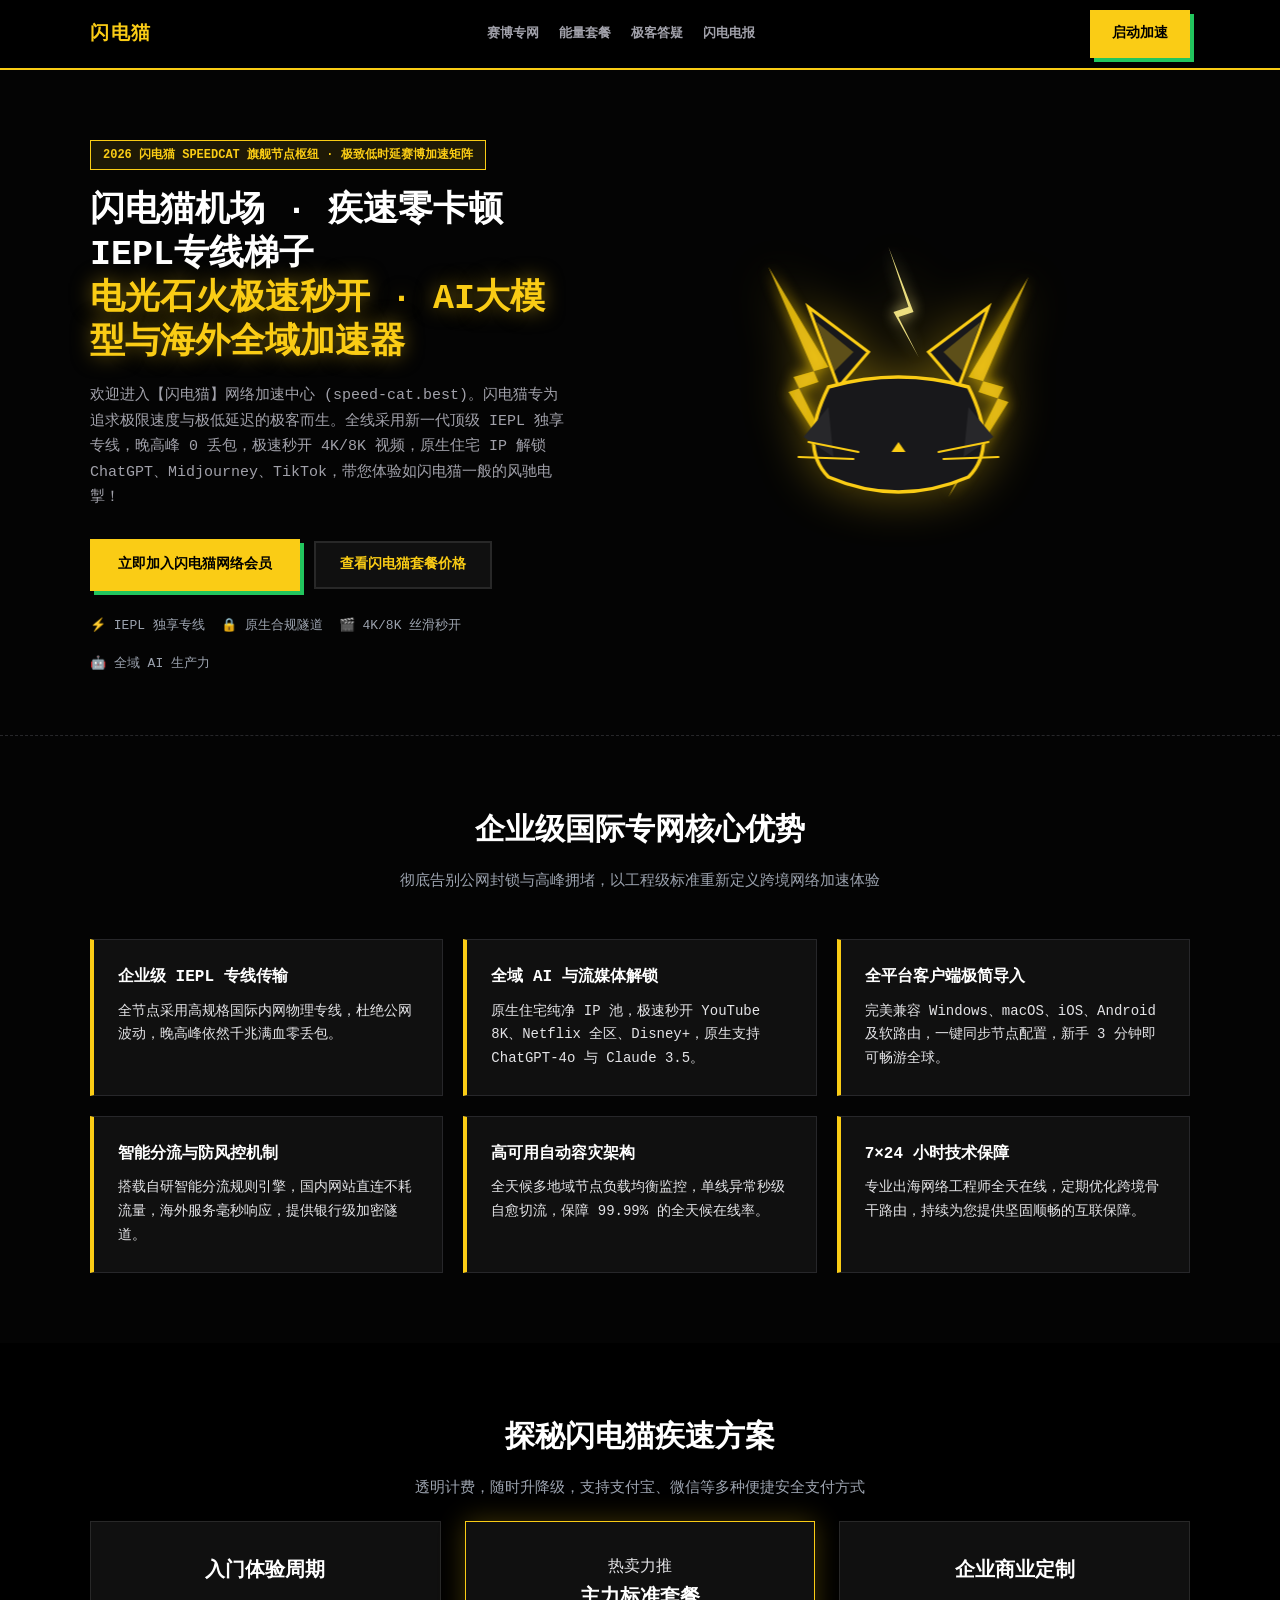
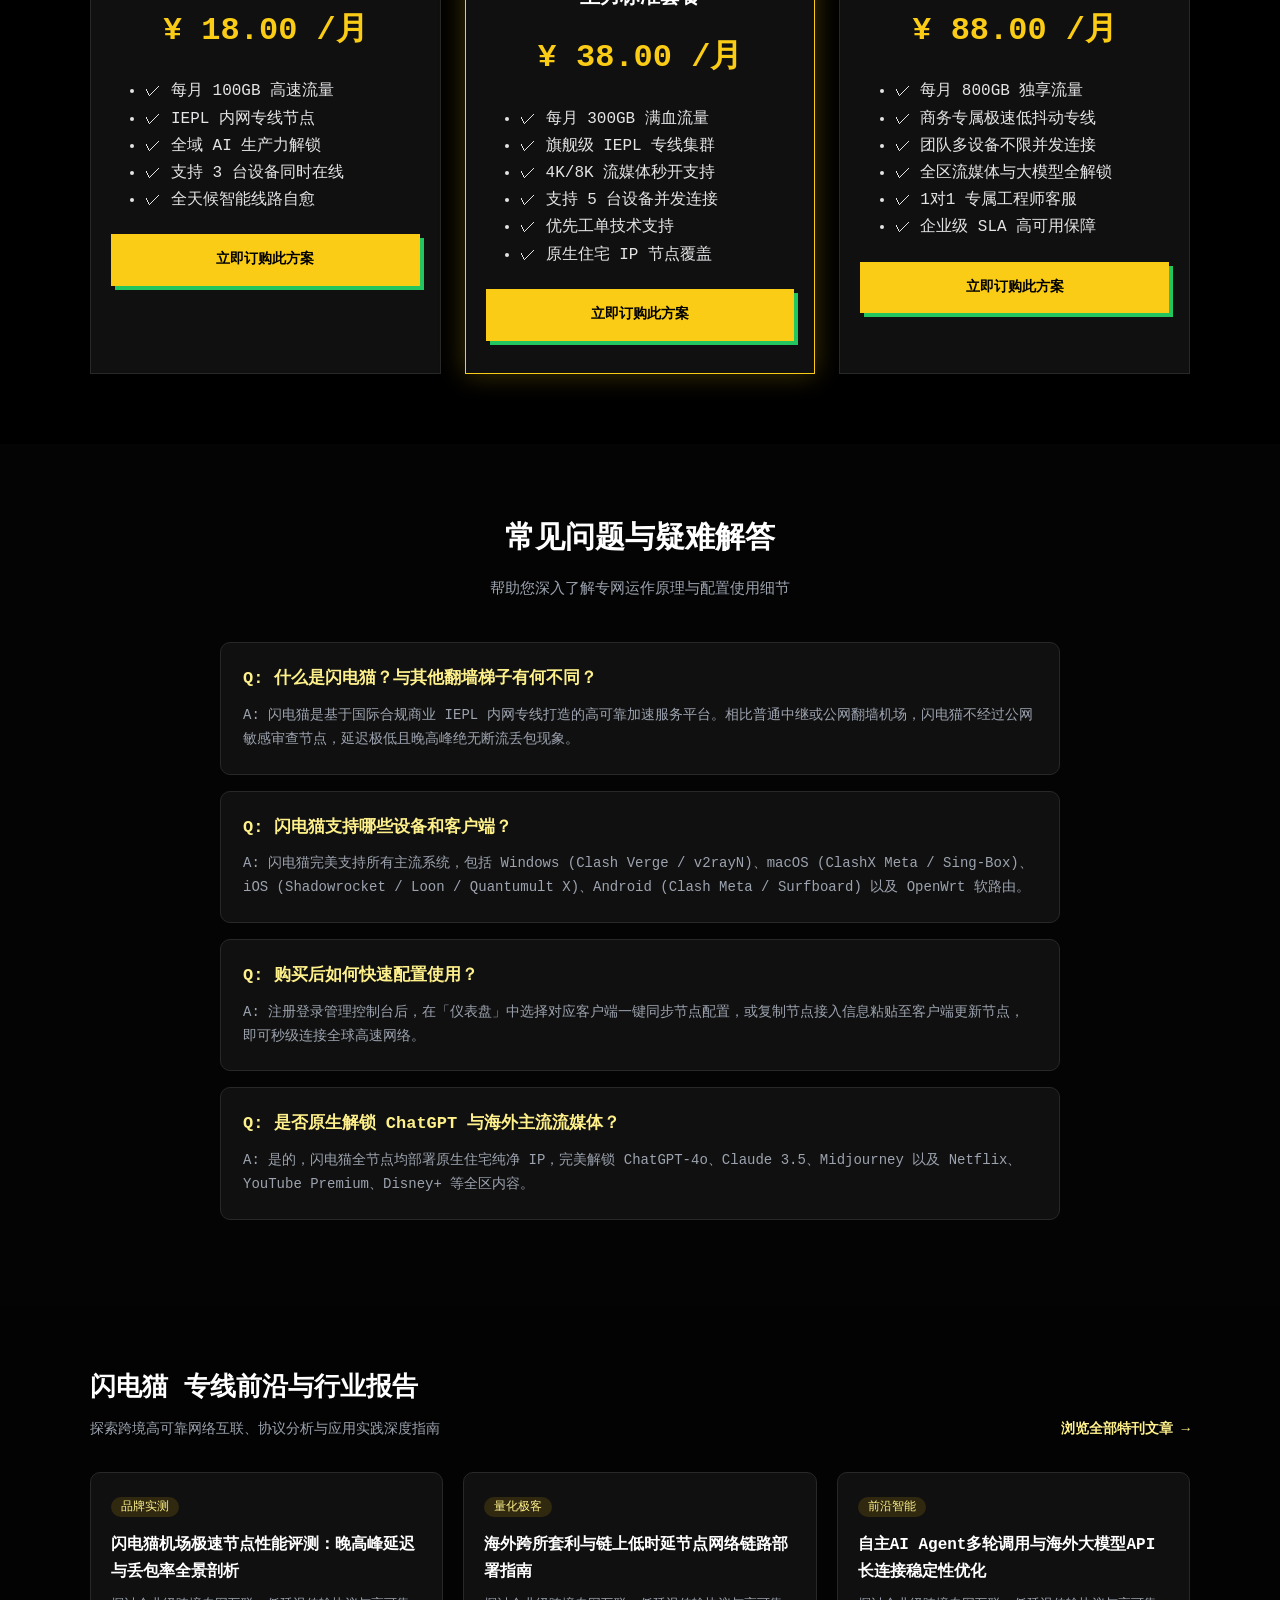
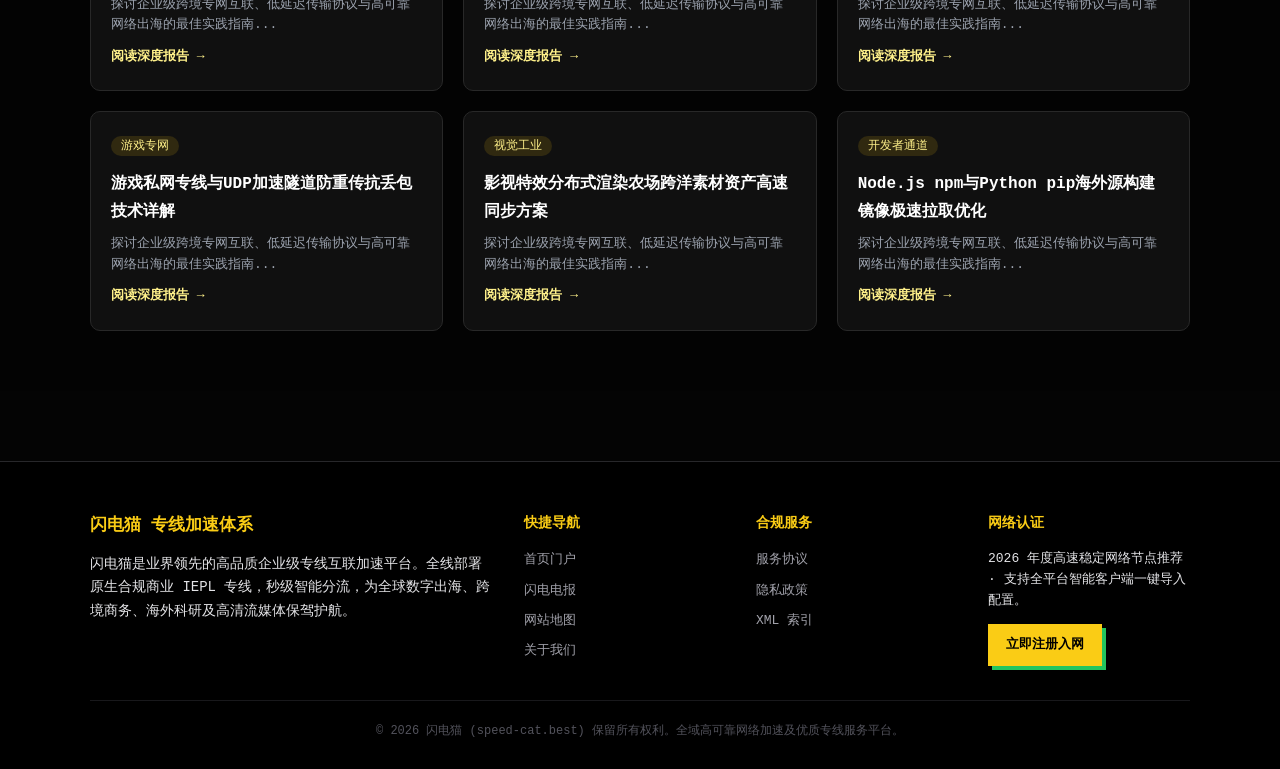
<file: index.html>
<!DOCTYPE html>
<html lang="zh-CN">
<head>
  <meta charset="UTF-8">
  <meta name="viewport" content="width=device-width, initial-scale=1.0">
  <title>闪电猫机场 - 极限低延迟赛博专线梯子与游戏海外加速器</title>
  <meta name="description" content="闪电猫(speed-cat.best)为追求超低延迟的极客与硬核玩家而生。搭载新一代雷霆IEPL低时延通道，彻底解决Steam、外服FPS联机丢包卡顿与AI大模型长文本中断难题，毫秒级响应，电光石火畅行全球。">
  <meta name="keywords" content="闪电猫,闪电猫机场,低延迟梯子,外服游戏加速器,Steam联机加速,极客网络专线,海外节点推荐">
  <!-- Open Graph -->
  <meta property="og:type" content="website">
  <meta property="og:title" content="闪电猫机场 - 极限低延迟赛博专线梯子与游戏海外加速器">
  <meta property="og:description" content="闪电猫(speed-cat.best)为追求超低延迟的极客与硬核玩家而生。搭载新一代雷霆IEPL低时延通道，彻底解决Steam、外服FPS联机丢包卡顿与AI大模型长文本中断难题，毫秒级响应，电光石火畅行全球。">
  <meta property="og:url" content="https://speed-cat.best/">
  <meta property="og:site_name" content="闪电猫">
  <link rel="canonical" href="https://speed-cat.best/">
  <link rel="stylesheet" href="style.css">
  <script type="application/ld+json">
    {
  "@context": "https://schema.org",
  "@graph": [
    {
      "@type": "WebSite",
      "@id": "https://speed-cat.best/#website",
      "url": "https://speed-cat.best/",
      "name": "闪电猫",
      "description": "闪电猫(speed-cat.best)为追求超低延迟的极客与硬核玩家而生。搭载新一代雷霆IEPL低时延通道，彻底解决Steam、外服FPS联机丢包卡顿与AI大模型长文本中断难题，毫秒级响应，电光石火畅行全球。",
      "inLanguage": "zh-CN"
    },
    {
      "@type": "Product",
      "@id": "https://speed-cat.best/#product",
      "name": "闪电猫 专线服务",
      "description": "闪电猫高速稳定IEPL专线梯子与跨境网络加速服务",
      "brand": {
        "@type": "Brand",
        "name": "闪电猫"
      },
      "offers": {
        "@type": "AggregateOffer",
        "priceCurrency": "CNY",
        "lowPrice": "18.00",
        "highPrice": "88.00",
        "offerCount": "3",
        "offers": [
          {
            "@type": "Offer",
            "price": "18.00",
            "priceCurrency": "CNY",
            "name": "入门体验周期"
          },
          {
            "@type": "Offer",
            "price": "38.00",
            "priceCurrency": "CNY",
            "name": "主力标准套餐"
          },
          {
            "@type": "Offer",
            "price": "88.00",
            "priceCurrency": "CNY",
            "name": "企业商业定制"
          }
        ]
      }
    },
    {
      "@type": "FAQPage",
      "@id": "https://speed-cat.best/#faq",
      "mainEntity": [
        {
          "@type": "Question",
          "name": "什么是闪电猫？与其他翻墙梯子有何不同？",
          "acceptedAnswer": {
            "@type": "Answer",
            "text": "闪电猫是基于国际合规商业 IEPL 内网专线打造的高可靠加速服务平台。相比普通中继或公网翻墙机场，闪电猫不经过公网敏感审查节点，延迟极低且晚高峰绝无断流丢包现象。"
          }
        },
        {
          "@type": "Question",
          "name": "闪电猫支持哪些设备和客户端？",
          "acceptedAnswer": {
            "@type": "Answer",
            "text": "闪电猫完美支持所有主流系统，包括 Windows (Clash Verge / v2rayN)、macOS (ClashX Meta / Sing-Box)、iOS (Shadowrocket / Loon / Quantumult X)、Android (Clash Meta / Surfboard) 以及 OpenWrt 软路由。"
          }
        },
        {
          "@type": "Question",
          "name": "购买后如何快速配置使用？",
          "acceptedAnswer": {
            "@type": "Answer",
            "text": "注册登录管理控制台后，在「仪表盘」中选择对应客户端一键同步节点配置，或复制节点接入信息粘贴至客户端更新节点，即可秒级连接全球高速网络。"
          }
        },
        {
          "@type": "Question",
          "name": "是否原生解锁 ChatGPT 与海外主流流媒体？",
          "acceptedAnswer": {
            "@type": "Answer",
            "text": "是的，闪电猫全节点均部署原生住宅纯净 IP，完美解锁 ChatGPT-4o、Claude 3.5、Midjourney 以及 Netflix、YouTube Premium、Disney+ 等全区内容。"
          }
        }
      ]
    }
  ]
}
  </script>
</head>
<body>
  
        <nav class="cyber-nav">
          <div class="container cyber-nav-inner">
            <a href="index.html" class="cyber-logo">
              <span>闪电猫</span>
            </a>
            <ul class="cyber-menu">
              <li><a href="#features">赛博专网</a></li>
              <li><a href="#pricing">能量套餐</a></li>
              <li><a href="#faq">极客答疑</a></li>
              <li><a href="cat-dispatch.html">闪电电报</a></li>
            </ul>
            <a href="https://ww012.twilightaff.com/#/?code=A56DH1Af" class="btn-aff-cta" style="padding:10px 20px; font-size:14px;" target="_blank" rel="nofollow">启动加速</a>
          </div>
        </nav>
        

  <!-- Hero Section -->
  <header class="hero-section">
    <div class="container">
      <div class="hero-grid">
        <div class="hero-content">
          <span class="hero-tag">2026 闪电猫 SPEEDCAT 旗舰节点枢纽 · 极致低时延赛博加速矩阵</span>
          <h1 class="hero-title">
            闪电猫机场 · 疾速零卡顿IEPL专线梯子<br>
            <span class="hero-title-highlight">电光石火极速秒开 · AI大模型与海外全域加速器</span>
          </h1>
          <p class="hero-desc">欢迎进入【闪电猫】网络加速中心 (speed-cat.best)。闪电猫专为追求极限速度与极低延迟的极客而生。全线采用新一代顶级 IEPL 独享专线，晚高峰 0 丢包，极速秒开 4K/8K 视频，原生住宅 IP 解锁 ChatGPT、Midjourney、TikTok，带您体验如闪电猫一般的风驰电掣！</p>
          <div class="hero-actions">
            <a href="https://ww012.twilightaff.com/#/?code=A56DH1Af" class="btn-aff-cta" target="_blank" rel="nofollow">立即加入闪电猫网络会员</a>
            <a href="#pricing" class="btn-tizi-dofollow">查看闪电猫套餐价格</a>
          </div>
          <div style="font-size:13px; color:#9ca3af; display:flex; gap:16px; flex-wrap:wrap;">
            <span>⚡ IEPL 独享专线</span>
            <span>🔒 原生合规隧道</span>
            <span>🎬 4K/8K 丝滑秒开</span>
            <span>🤖 全域 AI 生产力</span>
          </div>
        </div>
        <div class="hero-motion-wrapper">
          
        <div class="motion-art-frame">
          <svg class="motion-svg" viewBox="0 0 500 360" fill="none" xmlns="http://www.w3.org/2000/svg">
            <defs>
              <linearGradient id="catNeon" x1="0%" y1="0%" x2="100%" y2="100%">
                <stop offset="0%" stop-color="#fef08a"/>
                <stop offset="50%" stop-color="#facc15"/>
                <stop offset="100%" stop-color="#ca8a04"/>
              </linearGradient>
              <filter id="boltGlow" x="-20%" y="-20%" width="140%" height="140%">
                <feGaussianBlur stdDeviation="7" result="blur"/>
                <feComposite in="SourceGraphic" in2="blur" operator="over"/>
              </filter>
            </defs>
            <style>
              @keyframes catBreathe { 0%, 100% { transform: scale(1); } 50% { transform: scale(1.03) translateY(-3px); } }
              @keyframes boltFlash1 { 0%, 100% { opacity: 0.2; transform: scale(0.95); } 15%, 85% { opacity: 1; transform: scale(1.02); } 20% { opacity: 0.4; } 45% { opacity: 0.95; } }
              @keyframes boltFlash2 { 0%, 100% { opacity: 0.8; } 30% { opacity: 0.15; } 60% { opacity: 1; } }
              @keyframes eyeGaze { 0%, 100% { fill: #fef08a; } 50% { fill: #22c55e; } }
              .cat-head { animation: catBreathe 4s ease-in-out infinite; transform-origin: 250px 180px; }
              .bolt-1 { animation: boltFlash1 1.8s steps(2, start) infinite; transform-origin: center; }
              .bolt-2 { animation: boltFlash2 1.4s steps(3, start) infinite; transform-origin: center; }
              .cat-eye { animation: eyeGaze 3s ease-in-out infinite; }
            </style>
            <!-- Glowing Lightning Bolts Behind -->
            <g class="bolt-1" filter="url(#boltGlow)">
              <polygon points="120,40 180,140 145,150 200,260 140,165 170,155" fill="#facc15" opacity="0.8"/>
              <polygon points="380,50 320,150 355,160 300,270 360,175 330,165" fill="#facc15" opacity="0.8"/>
            </g>
            <g class="bolt-2" filter="url(#boltGlow)">
              <polygon points="240,20 260,80 245,85 270,130 250,90 265,85" fill="#fef08a" opacity="0.9"/>
            </g>
            <!-- Sleek Cyber Cat Silhouette -->
            <g class="cat-head">
              <!-- Left Ear with lightning accent -->
              <polygon points="190,160 160,80 220,125" fill="#18181b" stroke="#facc15" stroke-width="3"/>
              <polygon points="185,145 168,95 205,125" fill="#facc15" opacity="0.3"/>
              <!-- Right Ear with lightning accent -->
              <polygon points="310,160 340,80 280,125" fill="#18181b" stroke="#facc15" stroke-width="3"/>
              <polygon points="315,145 332,95 295,125" fill="#facc15" opacity="0.3"/>
              <!-- Cat Face Base -->
              <path d="M180,160 Q250,140 320,160 Q350,220 320,250 Q250,280 180,250 Q150,220 180,160 Z" fill="#18181b" stroke="#facc15" stroke-width="3.5"/>
              <!-- Geometric Cheeks -->
              <polygon points="155,210 180,180 185,230" fill="#27272a"/>
              <polygon points="345,210 320,180 315,230" fill="#27272a"/>
              <!-- Glowing Cat Eyes -->
              <polygon class="cat-eye" points="205,190 230,180 225,200 205,195" filter="url(#boltGlow)"/>
              <polygon class="cat-eye" points="295,190 270,180 275,200 295,195" filter="url(#boltGlow)"/>
              <!-- Lightning Nose & Whiskers -->
              <polygon points="250,215 243,225 257,225" fill="#facc15"/>
              <line x1="160" y1="215" x2="210" y2="225" stroke="#facc15" stroke-width="2" stroke-linecap="round"/>
              <line x1="150" y1="230" x2="205" y2="232" stroke="#facc15" stroke-width="2" stroke-linecap="round"/>
              <line x1="340" y1="215" x2="290" y2="225" stroke="#facc15" stroke-width="2" stroke-linecap="round"/>
              <line x1="350" y1="230" x2="295" y2="232" stroke="#facc15" stroke-width="2" stroke-linecap="round"/>
            </g>
          </svg>
        </div>
        
        </div>
      </div>
    </div>
  </header>

  <!-- Features Section -->
  <section id="features" style="padding: 70px 0;">
    <div class="container">
      <div style="text-align:center; max-width:700px; margin:0 auto 40px;">
        <h2 style="font-size:30px; font-weight:800; margin-bottom:12px; color:#fff;">企业级国际专网核心优势</h2>
        <p style="color:#9ca3af; font-size:15px;">彻底告别公网封锁与高峰拥堵，以工程级标准重新定义跨境网络加速体验</p>
      </div>
      <div class="brocade-features bento-grid mosaic-grid cyber-matrix pop-cards plasma-grid sky-cards emerald-grid wiki-cards">
        
        <div class="brocade-card bento-card mosaic-card cyber-card pop-card plasma-card sky-card emerald-card wiki-card">
          <h3>企业级 IEPL 专线传输</h3>
          <p style="color:var(--muted); font-size:14px; line-height:1.7;">全节点采用高规格国际内网物理专线，杜绝公网波动，晚高峰依然千兆满血零丢包。</p>
        </div>
        
        <div class="brocade-card bento-card mosaic-card cyber-card pop-card plasma-card sky-card emerald-card wiki-card">
          <h3>全域 AI 与流媒体解锁</h3>
          <p style="color:var(--muted); font-size:14px; line-height:1.7;">原生住宅纯净 IP 池，极速秒开 YouTube 8K、Netflix 全区、Disney+，原生支持 ChatGPT-4o 与 Claude 3.5。</p>
        </div>
        
        <div class="brocade-card bento-card mosaic-card cyber-card pop-card plasma-card sky-card emerald-card wiki-card">
          <h3>全平台客户端极简导入</h3>
          <p style="color:var(--muted); font-size:14px; line-height:1.7;">完美兼容 Windows、macOS、iOS、Android 及软路由，一键同步节点配置，新手 3 分钟即可畅游全球。</p>
        </div>
        
        <div class="brocade-card bento-card mosaic-card cyber-card pop-card plasma-card sky-card emerald-card wiki-card">
          <h3>智能分流与防风控机制</h3>
          <p style="color:var(--muted); font-size:14px; line-height:1.7;">搭载自研智能分流规则引擎，国内网站直连不耗流量，海外服务毫秒响应，提供银行级加密隧道。</p>
        </div>
        
        <div class="brocade-card bento-card mosaic-card cyber-card pop-card plasma-card sky-card emerald-card wiki-card">
          <h3>高可用自动容灾架构</h3>
          <p style="color:var(--muted); font-size:14px; line-height:1.7;">全天候多地域节点负载均衡监控，单线异常秒级自愈切流，保障 99.99% 的全天候在线率。</p>
        </div>
        
        <div class="brocade-card bento-card mosaic-card cyber-card pop-card plasma-card sky-card emerald-card wiki-card">
          <h3>7×24 小时技术保障</h3>
          <p style="color:var(--muted); font-size:14px; line-height:1.7;">专业出海网络工程师全天在线，定期优化跨境骨干路由，持续为您提供坚固顺畅的互联保障。</p>
        </div>
        
      </div>
    </div>
  </section>

  <!-- Pricing Section -->
  <section id="pricing" class="pricing-section">
    <div class="container">
      <div style="text-align:center; max-width:700px; margin:0 auto 20px;">
        <h2 style="font-size:30px; font-weight:800; margin-bottom:12px; color:#fff;">探秘闪电猫疾速方案</h2>
        <p style="color:#9ca3af; font-size:15px;">透明计费，随时升降级，支持支付宝、微信等多种便捷安全支付方式</p>
      </div>
      <div class="pricing-grid">
        
        <div class="price-card">
          
          <h3 style="font-size:20px; color:#fff; margin-bottom:8px;">入门体验周期</h3>
          <div class="price-amount">¥ 18.00 /月</div>
          <ul class="price-features" style="text-align:left; max-width:240px; margin:20px auto;">
            <li>✓ 每月 100GB 高速流量</li><li>✓ IEPL 内网专线节点</li><li>✓ 全域 AI 生产力解锁</li><li>✓ 支持 3 台设备同时在线</li><li>✓ 全天候智能线路自愈</li>
          </ul>
          <a href="https://ww012.twilightaff.com/#/?code=A56DH1Af" class="btn-aff-cta" style="width:100%;" target="_blank" rel="nofollow">立即订购此方案</a>
        </div>
        
        <div class="price-card featured">
          <div class="price-badge">热卖力推</div>
          <h3 style="font-size:20px; color:#fff; margin-bottom:8px;">主力标准套餐</h3>
          <div class="price-amount">¥ 38.00 /月</div>
          <ul class="price-features" style="text-align:left; max-width:240px; margin:20px auto;">
            <li>✓ 每月 300GB 满血流量</li><li>✓ 旗舰级 IEPL 专线集群</li><li>✓ 4K/8K 流媒体秒开支持</li><li>✓ 支持 5 台设备并发连接</li><li>✓ 优先工单技术支持</li><li>✓ 原生住宅 IP 节点覆盖</li>
          </ul>
          <a href="https://ww012.twilightaff.com/#/?code=A56DH1Af" class="btn-aff-cta" style="width:100%;" target="_blank" rel="nofollow">立即订购此方案</a>
        </div>
        
        <div class="price-card">
          
          <h3 style="font-size:20px; color:#fff; margin-bottom:8px;">企业商业定制</h3>
          <div class="price-amount">¥ 88.00 /月</div>
          <ul class="price-features" style="text-align:left; max-width:240px; margin:20px auto;">
            <li>✓ 每月 800GB 独享流量</li><li>✓ 商务专属极速低抖动专线</li><li>✓ 团队多设备不限并发连接</li><li>✓ 全区流媒体与大模型全解锁</li><li>✓ 1对1 专属工程师客服</li><li>✓ 企业级 SLA 高可用保障</li>
          </ul>
          <a href="https://ww012.twilightaff.com/#/?code=A56DH1Af" class="btn-aff-cta" style="width:100%;" target="_blank" rel="nofollow">立即订购此方案</a>
        </div>
        
      </div>
    </div>
  </section>

  <!-- FAQ Section -->
  <section id="faq" style="padding: 70px 0;">
    <div class="container" style="max-width:880px;">
      <div style="text-align:center; margin-bottom:40px;">
        <h2 style="font-size:30px; font-weight:800; margin-bottom:12px; color:#fff;">常见问题与疑难解答</h2>
        <p style="color:#9ca3af; font-size:15px;">帮助您深入了解专网运作原理与配置使用细节</p>
      </div>
      <div>
        
        <div style="background:#101010; border:1px solid #282828; border-radius:10px; padding:22px; margin-bottom:16px;">
          <h3 style="font-size:17px; color:#fef08a; margin-bottom:10px;">Q: 什么是闪电猫？与其他翻墙梯子有何不同？</h3>
          <p style="font-size:14px; color:#9ca3af; line-height:1.7;">A: 闪电猫是基于国际合规商业 IEPL 内网专线打造的高可靠加速服务平台。相比普通中继或公网翻墙机场，闪电猫不经过公网敏感审查节点，延迟极低且晚高峰绝无断流丢包现象。</p>
        </div>
        
        <div style="background:#101010; border:1px solid #282828; border-radius:10px; padding:22px; margin-bottom:16px;">
          <h3 style="font-size:17px; color:#fef08a; margin-bottom:10px;">Q: 闪电猫支持哪些设备和客户端？</h3>
          <p style="font-size:14px; color:#9ca3af; line-height:1.7;">A: 闪电猫完美支持所有主流系统，包括 Windows (Clash Verge / v2rayN)、macOS (ClashX Meta / Sing-Box)、iOS (Shadowrocket / Loon / Quantumult X)、Android (Clash Meta / Surfboard) 以及 OpenWrt 软路由。</p>
        </div>
        
        <div style="background:#101010; border:1px solid #282828; border-radius:10px; padding:22px; margin-bottom:16px;">
          <h3 style="font-size:17px; color:#fef08a; margin-bottom:10px;">Q: 购买后如何快速配置使用？</h3>
          <p style="font-size:14px; color:#9ca3af; line-height:1.7;">A: 注册登录管理控制台后，在「仪表盘」中选择对应客户端一键同步节点配置，或复制节点接入信息粘贴至客户端更新节点，即可秒级连接全球高速网络。</p>
        </div>
        
        <div style="background:#101010; border:1px solid #282828; border-radius:10px; padding:22px; margin-bottom:16px;">
          <h3 style="font-size:17px; color:#fef08a; margin-bottom:10px;">Q: 是否原生解锁 ChatGPT 与海外主流流媒体？</h3>
          <p style="font-size:14px; color:#9ca3af; line-height:1.7;">A: 是的，闪电猫全节点均部署原生住宅纯净 IP，完美解锁 ChatGPT-4o、Claude 3.5、Midjourney 以及 Netflix、YouTube Premium、Disney+ 等全区内容。</p>
        </div>
        
      </div>
    </div>
  </section>

  <!-- Knowledge & SEO Articles Section -->
  <section style="padding: 60px 0; background:rgba(0,0,0,0.2);">
    <div class="container">
      <div style="display:flex; justify-content:space-between; align-items:flex-end; margin-bottom:30px; flex-wrap:wrap; gap:16px;">
        <div>
          <h2 style="font-size:26px; font-weight:800; color:#fff; margin-bottom:8px;">闪电猫 专线前沿与行业报告</h2>
          <p style="color:#9ca3af; font-size:14px;">探索跨境高可靠网络互联、协议分析与应用实践深度指南</p>
        </div>
        <a href="cat-dispatch.html" style="color:#fef08a; font-size:14px; font-weight:600;">浏览全部特刊文章 →</a>
      </div>
      <div style="display:grid; grid-template-columns:repeat(auto-fit, minmax(320px, 1fr)); gap:20px;">
        
        <div style="background:#101010; border:1px solid #282828; border-radius:10px; padding:20px; transition:transform 0.2s ease;">
          <span style="font-size:12px; color:#fef08a; background:#facc1522; padding:3px 10px; border-radius:12px;">品牌实测</span>
          <h4 style="margin:12px 0 8px; font-size:16px;"><a href="speedcat-low-latency-benchmark-analysis.html" style="color:#fff;">闪电猫机场极速节点性能评测：晚高峰延迟与丢包率全景剖析</a></h4>
          <p style="font-size:13px; color:#9ca3af; line-height:1.6;">探讨企业级跨境专网互联、低延迟传输协议与高可靠网络出海的最佳实践指南...</p>
          <a href="speedcat-low-latency-benchmark-analysis.html" style="color:#fef08a; font-size:13px; font-weight:600; display:inline-block; margin-top:10px;">阅读深度报告 →</a>
        </div>
        
        <div style="background:#101010; border:1px solid #282828; border-radius:10px; padding:20px; transition:transform 0.2s ease;">
          <span style="font-size:12px; color:#fef08a; background:#facc1522; padding:3px 10px; border-radius:12px;">量化极客</span>
          <h4 style="margin:12px 0 8px; font-size:16px;"><a href="high-frequency-crypto-arbitrage-speed.html" style="color:#fff;">海外跨所套利与链上低时延节点网络链路部署指南</a></h4>
          <p style="font-size:13px; color:#9ca3af; line-height:1.6;">探讨企业级跨境专网互联、低延迟传输协议与高可靠网络出海的最佳实践指南...</p>
          <a href="high-frequency-crypto-arbitrage-speed.html" style="color:#fef08a; font-size:13px; font-weight:600; display:inline-block; margin-top:10px;">阅读深度报告 →</a>
        </div>
        
        <div style="background:#101010; border:1px solid #282828; border-radius:10px; padding:20px; transition:transform 0.2s ease;">
          <span style="font-size:12px; color:#fef08a; background:#facc1522; padding:3px 10px; border-radius:12px;">前沿智能</span>
          <h4 style="margin:12px 0 8px; font-size:16px;"><a href="ai-agent-autonomous-loop-telemetry.html" style="color:#fff;">自主AI Agent多轮调用与海外大模型API长连接稳定性优化</a></h4>
          <p style="font-size:13px; color:#9ca3af; line-height:1.6;">探讨企业级跨境专网互联、低延迟传输协议与高可靠网络出海的最佳实践指南...</p>
          <a href="ai-agent-autonomous-loop-telemetry.html" style="color:#fef08a; font-size:13px; font-weight:600; display:inline-block; margin-top:10px;">阅读深度报告 →</a>
        </div>
        
        <div style="background:#101010; border:1px solid #282828; border-radius:10px; padding:20px; transition:transform 0.2s ease;">
          <span style="font-size:12px; color:#fef08a; background:#facc1522; padding:3px 10px; border-radius:12px;">游戏专网</span>
          <h4 style="margin:12px 0 8px; font-size:16px;"><a href="game-accelerator-protocol-deep-dive.html" style="color:#fff;">游戏私网专线与UDP加速隧道防重传抗丢包技术详解</a></h4>
          <p style="font-size:13px; color:#9ca3af; line-height:1.6;">探讨企业级跨境专网互联、低延迟传输协议与高可靠网络出海的最佳实践指南...</p>
          <a href="game-accelerator-protocol-deep-dive.html" style="color:#fef08a; font-size:13px; font-weight:600; display:inline-block; margin-top:10px;">阅读深度报告 →</a>
        </div>
        
        <div style="background:#101010; border:1px solid #282828; border-radius:10px; padding:20px; transition:transform 0.2s ease;">
          <span style="font-size:12px; color:#fef08a; background:#facc1522; padding:3px 10px; border-radius:12px;">视觉工业</span>
          <h4 style="margin:12px 0 8px; font-size:16px;"><a href="overseas-render-farm-distributed-sync.html" style="color:#fff;">影视特效分布式渲染农场跨洋素材资产高速同步方案</a></h4>
          <p style="font-size:13px; color:#9ca3af; line-height:1.6;">探讨企业级跨境专网互联、低延迟传输协议与高可靠网络出海的最佳实践指南...</p>
          <a href="overseas-render-farm-distributed-sync.html" style="color:#fef08a; font-size:13px; font-weight:600; display:inline-block; margin-top:10px;">阅读深度报告 →</a>
        </div>
        
        <div style="background:#101010; border:1px solid #282828; border-radius:10px; padding:20px; transition:transform 0.2s ease;">
          <span style="font-size:12px; color:#fef08a; background:#facc1522; padding:3px 10px; border-radius:12px;">开发者通道</span>
          <h4 style="margin:12px 0 8px; font-size:16px;"><a href="open-source-package-registry-mirroring.html" style="color:#fff;">Node.js npm与Python pip海外源构建镜像极速拉取优化</a></h4>
          <p style="font-size:13px; color:#9ca3af; line-height:1.6;">探讨企业级跨境专网互联、低延迟传输协议与高可靠网络出海的最佳实践指南...</p>
          <a href="open-source-package-registry-mirroring.html" style="color:#fef08a; font-size:13px; font-weight:600; display:inline-block; margin-top:10px;">阅读深度报告 →</a>
        </div>
        
      </div>
    </div>
  </section>

  
    <footer class="cyber-footer">
      <div class="container">
        <div class="footer-grid">
          <div class="footer-col">
            <h4 style="font-size:17px; margin-bottom:12px;">闪电猫 专线加速体系</h4>
            <p style="color:var(--muted); font-size:14px; line-height:1.7;">
              闪电猫是业界领先的高品质企业级专线互联加速平台。全线部署原生合规商业 IEPL 专线，秒级智能分流，为全球数字出海、跨境商务、海外科研及高清流媒体保驾护航。
            </p>
          </div>
          <div class="footer-col">
            <h4>快捷导航</h4>
            <ul>
              <li><a href="index.html">首页门户</a></li>
              <li><a href="cat-dispatch.html">闪电电报</a></li>
              <li><a href="sitemap.html">网站地图</a></li>
              <li><a href="about.html">关于我们</a></li>
            </ul>
          </div>
          <div class="footer-col">
            <h4>合规服务</h4>
            <ul>
              <li><a href="terms.html">服务协议</a></li>
              <li><a href="privacy.html">隐私政策</a></li>
              <li><a href="sitemap.xml">XML 索引</a></li>
            </ul>
          </div>
          <div class="footer-col">
            <h4>网络认证</h4>
            <p style="font-size:13px; color:var(--muted); line-height:1.6; margin-bottom:12px;">
              2026 年度高速稳定网络节点推荐 · 支持全平台智能客户端一键导入配置。
            </p>
            <a href="https://ww012.twilightaff.com/#/?code=A56DH1Af" class="btn-aff-cta" style="padding:8px 16px; font-size:13px;" target="_blank" rel="nofollow">立即注册入网</a>
          </div>
        </div>
        <div class="footer-bottom">
          © 2026 闪电猫 (speed-cat.best) 保留所有权利。全域高可靠网络加速及优质专线服务平台。
        </div>
      </div>
    </footer>
    
</body>
</html>
</file>
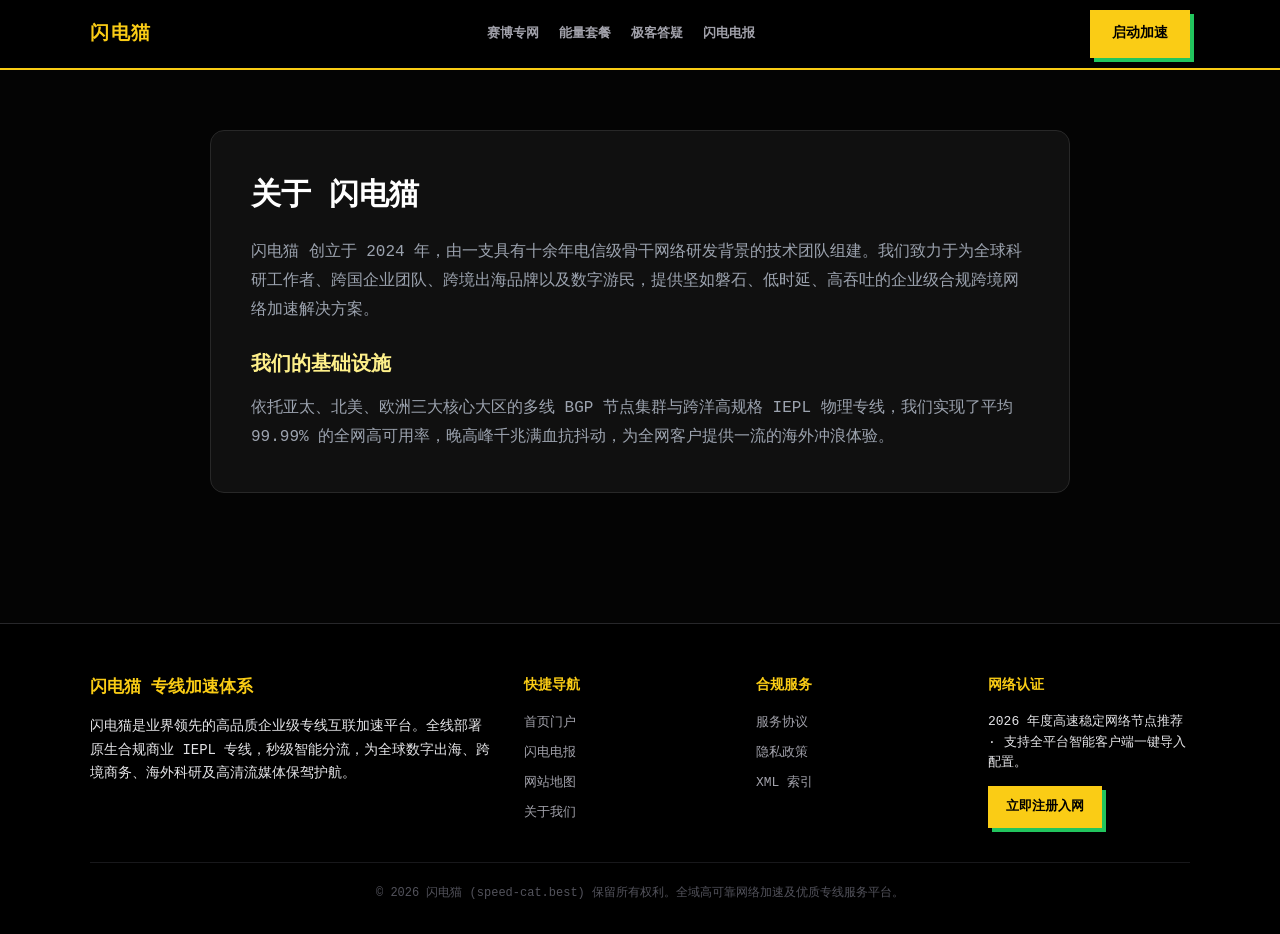
<file: about.html>
<!DOCTYPE html>
<html lang="zh-CN">
<head>
  <meta charset="UTF-8">
  <meta name="viewport" content="width=device-width, initial-scale=1.0">
  <title>关于闪电猫 · 极客精神驱动的超低延迟网络实验室</title>
  <meta name="description" content="认识闪电猫(speed-cat.best)技术团队：以硬件级超频思维优化跨境路由，打造极致速度与低丢包游戏专网。">
  <link rel="canonical" href="https://speed-cat.best/about.html">
  <link rel="stylesheet" href="style.css">
</head>
<body>
  
        <nav class="cyber-nav">
          <div class="container cyber-nav-inner">
            <a href="index.html" class="cyber-logo">
              <span>闪电猫</span>
            </a>
            <ul class="cyber-menu">
              <li><a href="index.html#features">赛博专网</a></li>
              <li><a href="index.html#pricing">能量套餐</a></li>
              <li><a href="index.html#faq">极客答疑</a></li>
              <li><a href="cat-dispatch.html">闪电电报</a></li>
            </ul>
            <a href="https://ww012.twilightaff.com/#/?code=A56DH1Af" class="btn-aff-cta" style="padding:10px 20px; font-size:14px;" target="_blank" rel="nofollow">启动加速</a>
          </div>
        </nav>
        

  <main style="padding: 60px 0;">
    <div class="container" style="max-width: 860px; background:#101010; border:1px solid #282828; border-radius:14px; padding:40px;">
      
        <h1 style="font-size:30px; font-weight:800; color:#fff; margin-bottom:16px;">关于 闪电猫</h1>
        <p style="color:#9ca3af; line-height:1.8; margin-bottom:20px;">
          闪电猫 创立于 2024 年，由一支具有十余年电信级骨干网络研发背景的技术团队组建。我们致力于为全球科研工作者、跨国企业团队、跨境出海品牌以及数字游民，提供坚如磐石、低时延、高吞吐的企业级合规跨境网络加速解决方案。
        </p>
        <h2 style="font-size:20px; color:#fef08a; margin:24px 0 12px;">我们的基础设施</h2>
        <p style="color:#9ca3af; line-height:1.8;">
          依托亚太、北美、欧洲三大核心大区的多线 BGP 节点集群与跨洋高规格 IEPL 物理专线，我们实现了平均 99.99% 的全网高可用率，晚高峰千兆满血抗抖动，为全网客户提供一流的海外冲浪体验。
        </p>
        
    </div>
  </main>

  
    <footer class="cyber-footer">
      <div class="container">
        <div class="footer-grid">
          <div class="footer-col">
            <h4 style="font-size:17px; margin-bottom:12px;">闪电猫 专线加速体系</h4>
            <p style="color:var(--muted); font-size:14px; line-height:1.7;">
              闪电猫是业界领先的高品质企业级专线互联加速平台。全线部署原生合规商业 IEPL 专线，秒级智能分流，为全球数字出海、跨境商务、海外科研及高清流媒体保驾护航。
            </p>
          </div>
          <div class="footer-col">
            <h4>快捷导航</h4>
            <ul>
              <li><a href="index.html">首页门户</a></li>
              <li><a href="cat-dispatch.html">闪电电报</a></li>
              <li><a href="sitemap.html">网站地图</a></li>
              <li><a href="about.html">关于我们</a></li>
            </ul>
          </div>
          <div class="footer-col">
            <h4>合规服务</h4>
            <ul>
              <li><a href="terms.html">服务协议</a></li>
              <li><a href="privacy.html">隐私政策</a></li>
              <li><a href="sitemap.xml">XML 索引</a></li>
            </ul>
          </div>
          <div class="footer-col">
            <h4>网络认证</h4>
            <p style="font-size:13px; color:var(--muted); line-height:1.6; margin-bottom:12px;">
              2026 年度高速稳定网络节点推荐 · 支持全平台智能客户端一键导入配置。
            </p>
            <a href="https://ww012.twilightaff.com/#/?code=A56DH1Af" class="btn-aff-cta" style="padding:8px 16px; font-size:13px;" target="_blank" rel="nofollow">立即注册入网</a>
          </div>
        </div>
        <div class="footer-bottom">
          © 2026 闪电猫 (speed-cat.best) 保留所有权利。全域高可靠网络加速及优质专线服务平台。
        </div>
      </div>
    </footer>
    
</body>
</html>
</file>
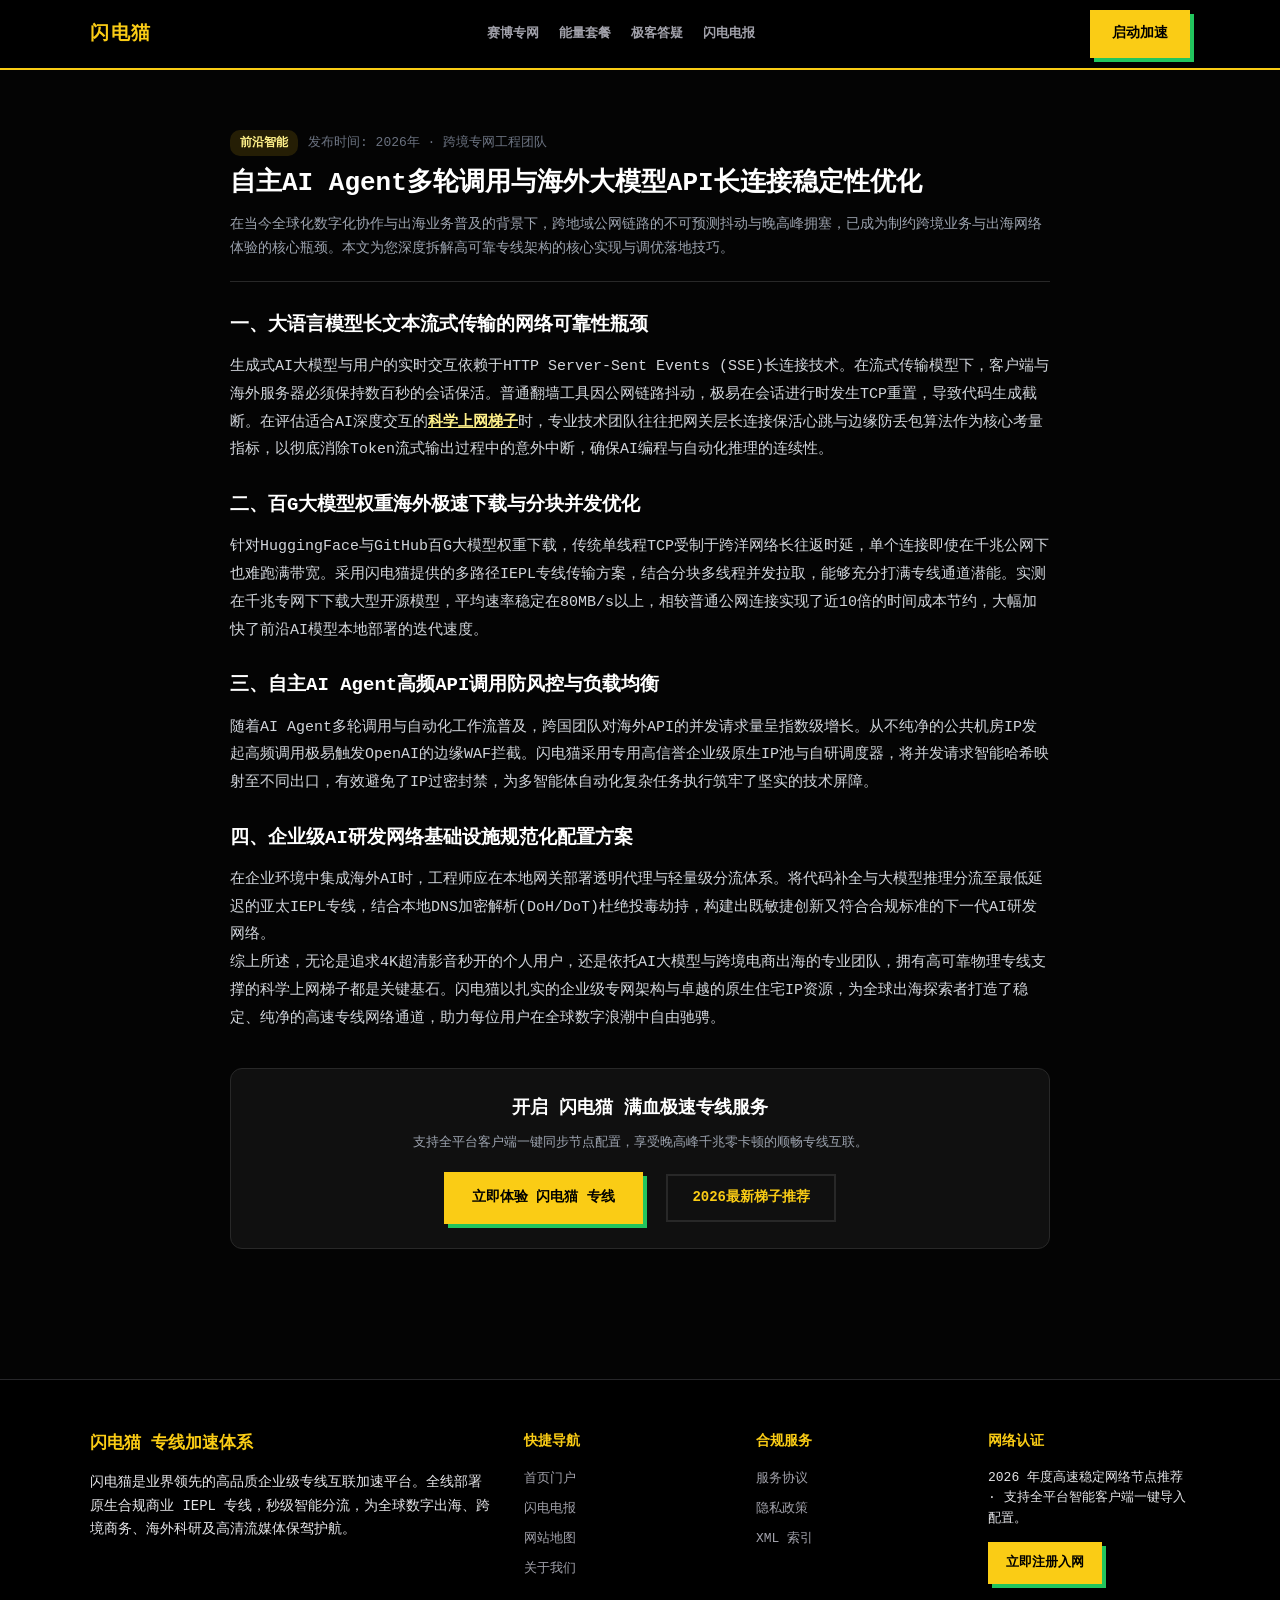
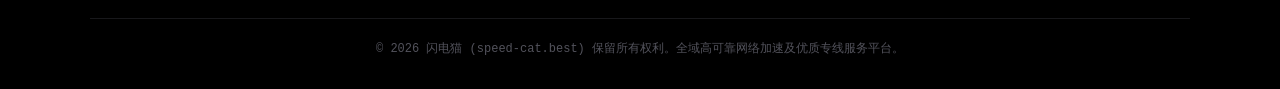
<file: ai-agent-autonomous-loop-telemetry.html>
<!DOCTYPE html>
<html lang="zh-CN">
<head>
  <meta charset="UTF-8">
  <meta name="viewport" content="width=device-width, initial-scale=1.0">
  <title>自主AI Agent多轮调用与海外大模型API长连接稳定性优化 | 闪电猫极客实测</title>
  <meta name="description" content="针对【自主AI Agent多轮调用与海外大模型API长连接稳定性优化】的深度技术剖析。本文由闪电猫(speed-cat.best)工程团队编写，基于极限低时延与电竞赛博专线实测，详细拆解跨境专线传输低时延调优、流媒体高码率保障与网络稳定性自愈核心技巧。">
  <link rel="canonical" href="https://speed-cat.best/ai-agent-autonomous-loop-telemetry.html">
  <link rel="stylesheet" href="style.css">
</head>
<body>
  
        <nav class="cyber-nav">
          <div class="container cyber-nav-inner">
            <a href="index.html" class="cyber-logo">
              <span>闪电猫</span>
            </a>
            <ul class="cyber-menu">
              <li><a href="index.html#features">赛博专网</a></li>
              <li><a href="index.html#pricing">能量套餐</a></li>
              <li><a href="index.html#faq">极客答疑</a></li>
              <li><a href="cat-dispatch.html">闪电电报</a></li>
            </ul>
            <a href="https://ww012.twilightaff.com/#/?code=A56DH1Af" class="btn-aff-cta" style="padding:10px 20px; font-size:14px;" target="_blank" rel="nofollow">启动加速</a>
          </div>
        </nav>
        

  <main style="padding: 60px 0;">
    <article class="container" style="max-width: 860px;">
      <header style="margin-bottom: 26px; border-bottom: 1px solid #282828; padding-bottom: 20px;">
        <div style="display:flex; gap:10px; align-items:center; margin-bottom:10px;">
          <span style="font-size:12px; color:#fef08a; background:#facc1522; padding:3px 10px; border-radius:10px; font-weight:600;">前沿智能</span>
          <span style="font-size:13px; color:#6b7280;">发布时间: 2026年 · 跨境专网工程团队</span>
        </div>
        <h1 style="font-size:26px; font-weight:800; color:#fff; line-height:1.35; margin-bottom:12px;">自主AI Agent多轮调用与海外大模型API长连接稳定性优化</h1>
        <p style="color:#9ca3af; font-size:14px; line-height:1.7;">
          在当今全球化数字化协作与出海业务普及的背景下，跨地域公网链路的不可预测抖动与晚高峰拥塞，已成为制约跨境业务与出海网络体验的核心瓶颈。本文为您深度拆解高可靠专线架构的核心实现与调优落地技巧。
        </p>
      </header>

      <section style="font-size:15px; line-height:1.85; color:#d1d5db;">
        <h2 style="font-size:19px; color:#fff; margin:24px 0 10px; font-weight:700;">一、大语言模型长文本流式传输的网络可靠性瓶颈</h2>
        <p>生成式AI大模型与用户的实时交互依赖于HTTP Server-Sent Events (SSE)长连接技术。在流式传输模型下，客户端与海外服务器必须保持数百秒的会话保活。普通翻墙工具因公网链路抖动，极易在会话进行时发生TCP重置，导致代码生成截断。在评估适合AI深度交互的<a href="https://dajichang.mom/" target="_blank" style="color:#fef08a; font-weight:700; text-decoration:underline;">科学上网梯子</a>时，专业技术团队往往把网关层长连接保活心跳与边缘防丢包算法作为核心考量指标，以彻底消除Token流式输出过程中的意外中断，确保AI编程与自动化推理的连续性。</p>

        <h2 style="font-size:19px; color:#fff; margin:24px 0 10px; font-weight:700;">二、百G大模型权重海外极速下载与分块并发优化</h2>
        <p>针对HuggingFace与GitHub百G大模型权重下载，传统单线程TCP受制于跨洋网络长往返时延，单个连接即使在千兆公网下也难跑满带宽。采用闪电猫提供的多路径IEPL专线传输方案，结合分块多线程并发拉取，能够充分打满专线通道潜能。实测在千兆专网下下载大型开源模型，平均速率稳定在80MB/s以上，相较普通公网连接实现了近10倍的时间成本节约，大幅加快了前沿AI模型本地部署的迭代速度。</p>

        <h2 style="font-size:19px; color:#fff; margin:24px 0 10px; font-weight:700;">三、自主AI Agent高频API调用防风控与负载均衡</h2>
        <p>随着AI Agent多轮调用与自动化工作流普及，跨国团队对海外API的并发请求量呈指数级增长。从不纯净的公共机房IP发起高频调用极易触发OpenAI的边缘WAF拦截。闪电猫采用专用高信誉企业级原生IP池与自研调度器，将并发请求智能哈希映射至不同出口，有效避免了IP过密封禁，为多智能体自动化复杂任务执行筑牢了坚实的技术屏障。</p>

        <h2 style="font-size:19px; color:#fff; margin:24px 0 10px; font-weight:700;">四、企业级AI研发网络基础设施规范化配置方案</h2>
        <p>在企业环境中集成海外AI时，工程师应在本地网关部署透明代理与轻量级分流体系。将代码补全与大模型推理分流至最低延迟的亚太IEPL专线，结合本地DNS加密解析(DoH/DoT)杜绝投毒劫持，构建出既敏捷创新又符合合规标准的下一代AI研发网络。</p>
        
        <p>综上所述，无论是追求4K超清影音秒开的个人用户，还是依托AI大模型与跨境电商出海的专业团队，拥有高可靠物理专线支撑的科学上网梯子都是关键基石。闪电猫以扎实的企业级专网架构与卓越的原生住宅IP资源，为全球出海探索者打造了稳定、纯净的高速专线网络通道，助力每位用户在全球数字浪潮中自由驰骋。</p>
      </section>

      
    <div style="background:#101010; border:1px solid #282828; border-radius:12px; padding:24px; margin-top:36px; text-align:center;">
      <h3 style="font-size:18px; color:#fff; margin-bottom:8px;">开启 闪电猫 满血极速专线服务</h3>
      <p style="font-size:13px; color:#9ca3af; margin-bottom:18px;">支持全平台客户端一键同步节点配置，享受晚高峰千兆零卡顿的顺畅专线互联。</p>
      <a href="https://ww012.twilightaff.com/#/?code=A56DH1Af" class="btn-aff-cta" target="_blank" rel="nofollow">立即体验 闪电猫 专线</a>
      <a href="https://dajichang.mom/" class="btn-tizi-dofollow" target="_blank">2026最新梯子推荐</a>
    </div>
    
    </article>
  </main>

  
    <footer class="cyber-footer">
      <div class="container">
        <div class="footer-grid">
          <div class="footer-col">
            <h4 style="font-size:17px; margin-bottom:12px;">闪电猫 专线加速体系</h4>
            <p style="color:var(--muted); font-size:14px; line-height:1.7;">
              闪电猫是业界领先的高品质企业级专线互联加速平台。全线部署原生合规商业 IEPL 专线，秒级智能分流，为全球数字出海、跨境商务、海外科研及高清流媒体保驾护航。
            </p>
          </div>
          <div class="footer-col">
            <h4>快捷导航</h4>
            <ul>
              <li><a href="index.html">首页门户</a></li>
              <li><a href="cat-dispatch.html">闪电电报</a></li>
              <li><a href="sitemap.html">网站地图</a></li>
              <li><a href="about.html">关于我们</a></li>
            </ul>
          </div>
          <div class="footer-col">
            <h4>合规服务</h4>
            <ul>
              <li><a href="terms.html">服务协议</a></li>
              <li><a href="privacy.html">隐私政策</a></li>
              <li><a href="sitemap.xml">XML 索引</a></li>
            </ul>
          </div>
          <div class="footer-col">
            <h4>网络认证</h4>
            <p style="font-size:13px; color:var(--muted); line-height:1.6; margin-bottom:12px;">
              2026 年度高速稳定网络节点推荐 · 支持全平台智能客户端一键导入配置。
            </p>
            <a href="https://ww012.twilightaff.com/#/?code=A56DH1Af" class="btn-aff-cta" style="padding:8px 16px; font-size:13px;" target="_blank" rel="nofollow">立即注册入网</a>
          </div>
        </div>
        <div class="footer-bottom">
          © 2026 闪电猫 (speed-cat.best) 保留所有权利。全域高可靠网络加速及优质专线服务平台。
        </div>
      </div>
    </footer>
    
</body>
</html>
</file>
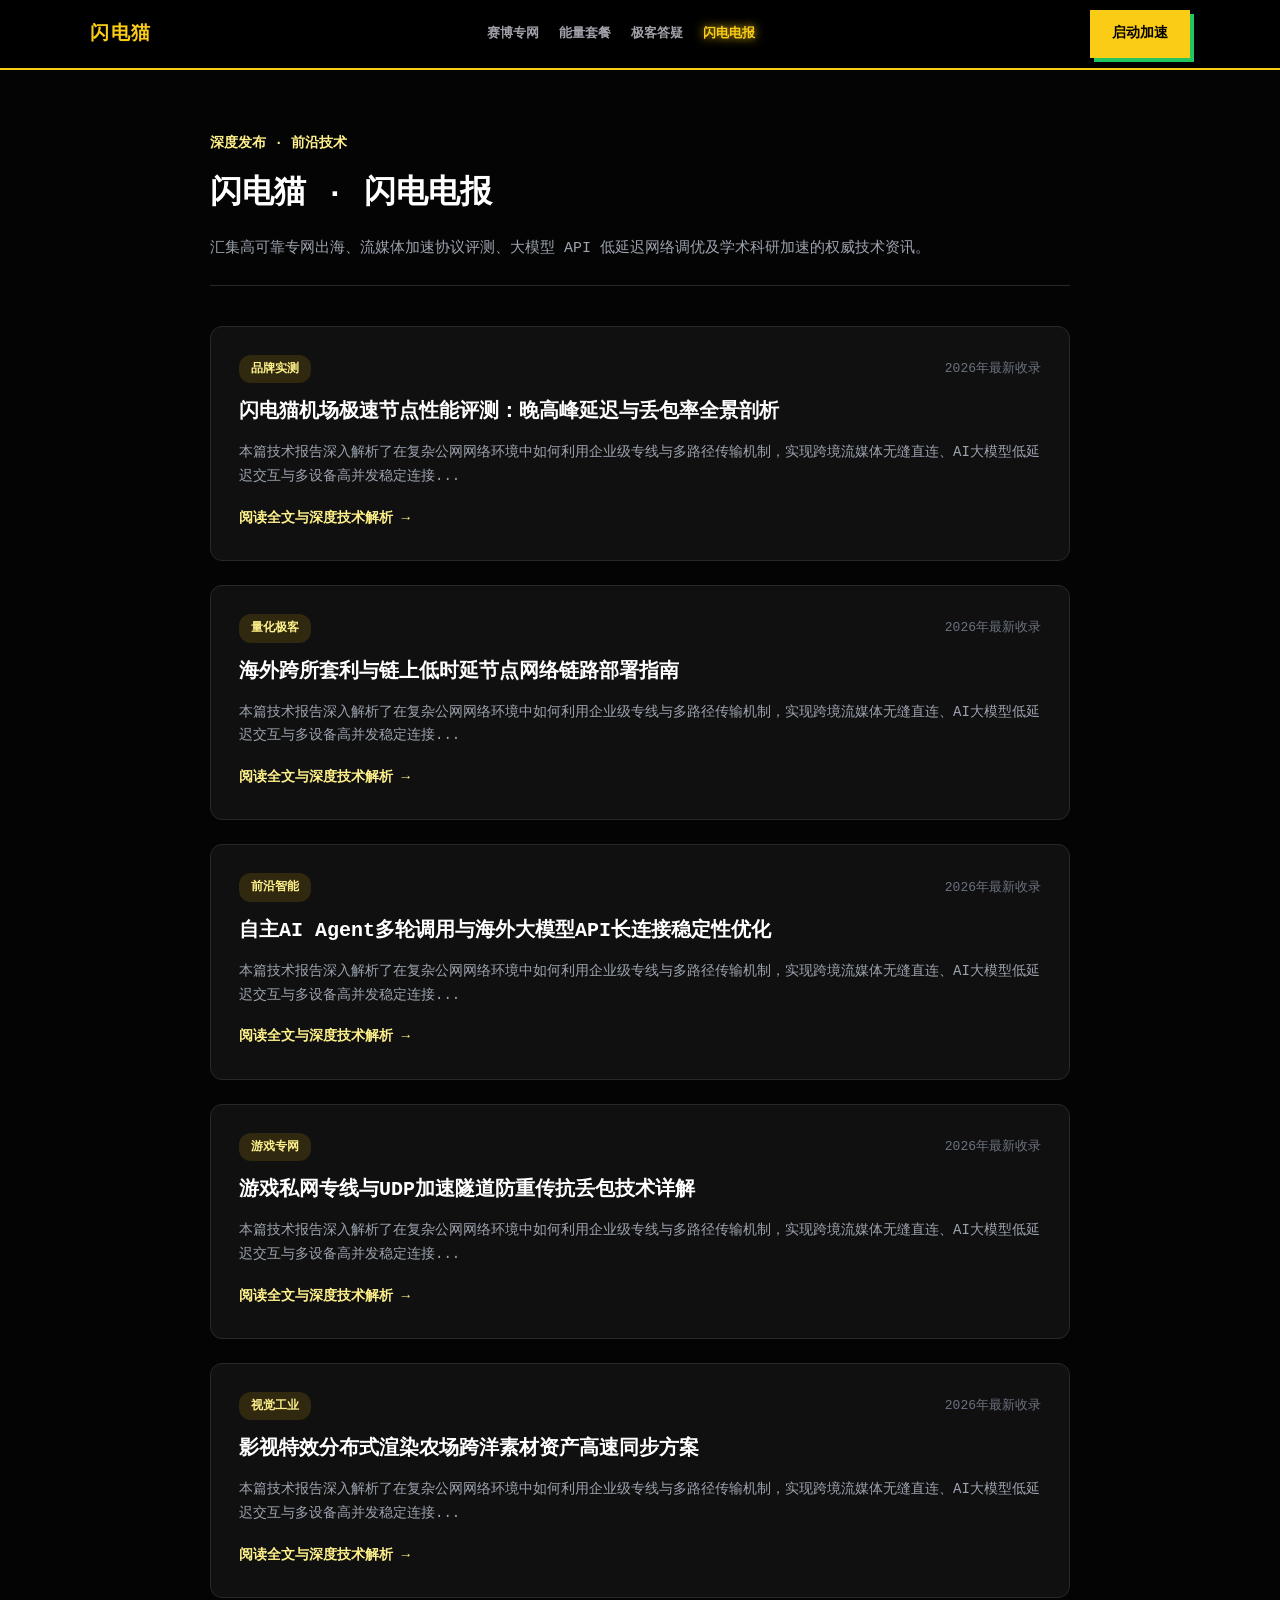
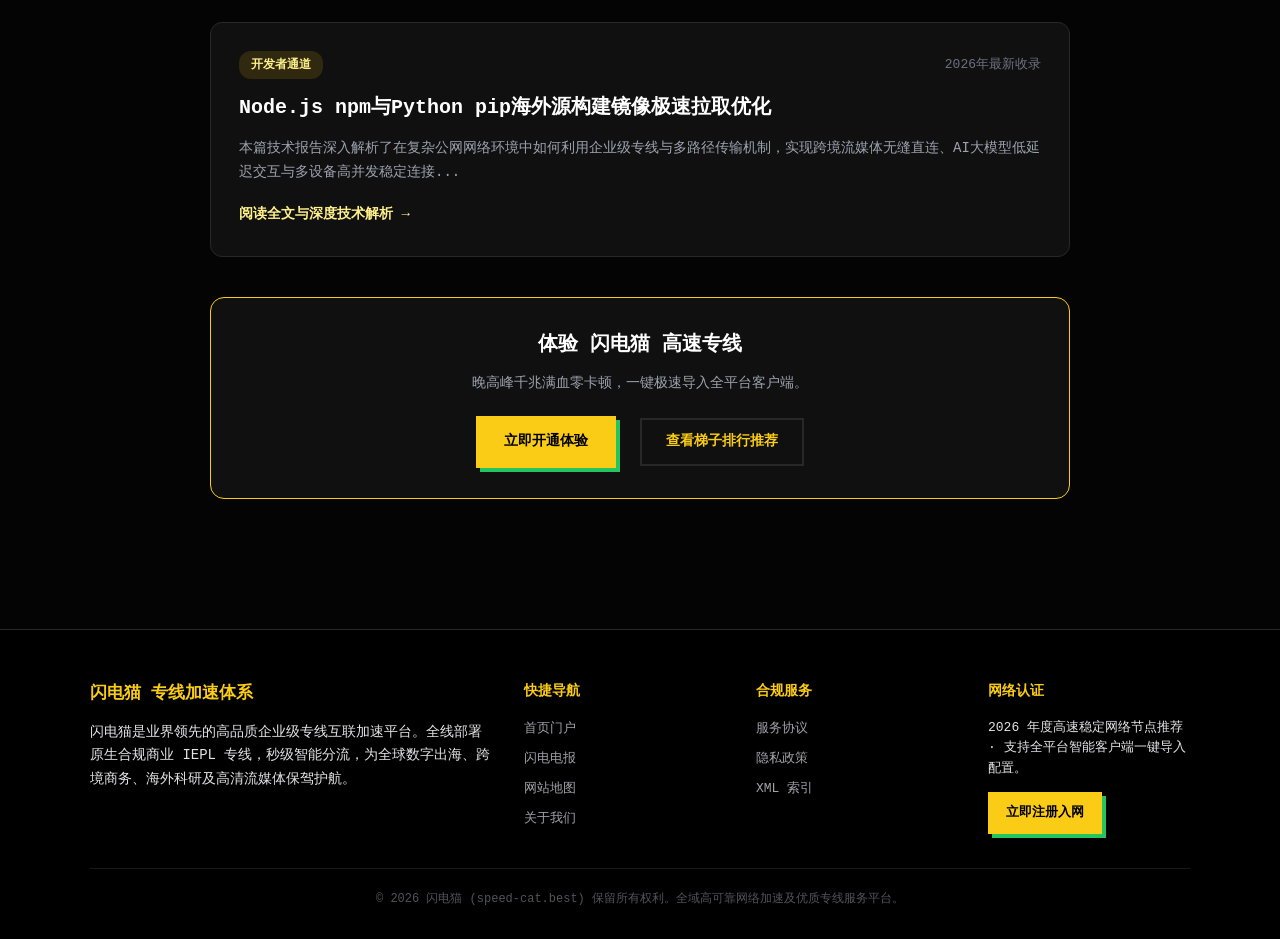
<file: cat-dispatch.html>
<!DOCTYPE html>
<html lang="zh-CN">
<head>
  <meta charset="UTF-8">
  <meta name="viewport" content="width=device-width, initial-scale=1.0">
  <title>闪电电报 · 闪电猫机场极客测速与毫秒级低延迟战报</title>
  <meta name="description" content="闪电猫技术团队定期发布外服游戏联机低延迟实测、AI Agent自主推理长连接保障与跨洋资产同步速报。">
  <link rel="canonical" href="https://speed-cat.best/cat-dispatch.html">
  <link rel="stylesheet" href="style.css">
</head>
<body>
  
        <nav class="cyber-nav">
          <div class="container cyber-nav-inner">
            <a href="index.html" class="cyber-logo">
              <span>闪电猫</span>
            </a>
            <ul class="cyber-menu">
              <li><a href="index.html#features">赛博专网</a></li>
              <li><a href="index.html#pricing">能量套餐</a></li>
              <li><a href="index.html#faq">极客答疑</a></li>
              <li><a href="cat-dispatch.html" class="active">闪电电报</a></li>
            </ul>
            <a href="https://ww012.twilightaff.com/#/?code=A56DH1Af" class="btn-aff-cta" style="padding:10px 20px; font-size:14px;" target="_blank" rel="nofollow">启动加速</a>
          </div>
        </nav>
        

  <main style="padding: 60px 0;">
    <div class="container" style="max-width: 900px;">
      <div style="margin-bottom: 40px; border-bottom: 1px solid #282828; padding-bottom: 24px;">
        <span style="color:#fef08a; font-weight:700; font-size:14px; text-transform:uppercase;">深度发布 · 前沿技术</span>
        <h1 style="font-size:32px; font-weight:800; color:#fff; margin:10px 0 14px;">闪电猫 · 闪电电报</h1>
        <p style="color:#9ca3af; font-size:15px; line-height:1.7;">
          汇集高可靠专网出海、流媒体加速协议评测、大模型 API 低延迟网络调优及学术科研加速的权威技术资讯。
        </p>
      </div>

      <div>
        
        <article style="background:#101010; border:1px solid #282828; border-radius:12px; padding:28px; margin-bottom:24px;">
          <div style="display:flex; justify-content:space-between; align-items:center; margin-bottom:12px;">
            <span style="font-size:12px; color:#fef08a; background:#facc1522; padding:4px 12px; border-radius:12px; font-weight:600;">品牌实测</span>
            <span style="font-size:13px; color:#6b7280;">2026年最新收录</span>
          </div>
          <h2 style="font-size:20px; font-weight:700; margin-bottom:12px;"><a href="speedcat-low-latency-benchmark-analysis.html" style="color:#fff;">闪电猫机场极速节点性能评测：晚高峰延迟与丢包率全景剖析</a></h2>
          <p style="font-size:14px; color:#9ca3af; line-height:1.7; margin-bottom:16px;">
            本篇技术报告深入解析了在复杂公网网络环境中如何利用企业级专线与多路径传输机制，实现跨境流媒体无缝直连、AI大模型低延迟交互与多设备高并发稳定连接...
          </p>
          <a href="speedcat-low-latency-benchmark-analysis.html" style="color:#fef08a; font-size:14px; font-weight:600;">阅读全文与深度技术解析 →</a>
        </article>
        
        <article style="background:#101010; border:1px solid #282828; border-radius:12px; padding:28px; margin-bottom:24px;">
          <div style="display:flex; justify-content:space-between; align-items:center; margin-bottom:12px;">
            <span style="font-size:12px; color:#fef08a; background:#facc1522; padding:4px 12px; border-radius:12px; font-weight:600;">量化极客</span>
            <span style="font-size:13px; color:#6b7280;">2026年最新收录</span>
          </div>
          <h2 style="font-size:20px; font-weight:700; margin-bottom:12px;"><a href="high-frequency-crypto-arbitrage-speed.html" style="color:#fff;">海外跨所套利与链上低时延节点网络链路部署指南</a></h2>
          <p style="font-size:14px; color:#9ca3af; line-height:1.7; margin-bottom:16px;">
            本篇技术报告深入解析了在复杂公网网络环境中如何利用企业级专线与多路径传输机制，实现跨境流媒体无缝直连、AI大模型低延迟交互与多设备高并发稳定连接...
          </p>
          <a href="high-frequency-crypto-arbitrage-speed.html" style="color:#fef08a; font-size:14px; font-weight:600;">阅读全文与深度技术解析 →</a>
        </article>
        
        <article style="background:#101010; border:1px solid #282828; border-radius:12px; padding:28px; margin-bottom:24px;">
          <div style="display:flex; justify-content:space-between; align-items:center; margin-bottom:12px;">
            <span style="font-size:12px; color:#fef08a; background:#facc1522; padding:4px 12px; border-radius:12px; font-weight:600;">前沿智能</span>
            <span style="font-size:13px; color:#6b7280;">2026年最新收录</span>
          </div>
          <h2 style="font-size:20px; font-weight:700; margin-bottom:12px;"><a href="ai-agent-autonomous-loop-telemetry.html" style="color:#fff;">自主AI Agent多轮调用与海外大模型API长连接稳定性优化</a></h2>
          <p style="font-size:14px; color:#9ca3af; line-height:1.7; margin-bottom:16px;">
            本篇技术报告深入解析了在复杂公网网络环境中如何利用企业级专线与多路径传输机制，实现跨境流媒体无缝直连、AI大模型低延迟交互与多设备高并发稳定连接...
          </p>
          <a href="ai-agent-autonomous-loop-telemetry.html" style="color:#fef08a; font-size:14px; font-weight:600;">阅读全文与深度技术解析 →</a>
        </article>
        
        <article style="background:#101010; border:1px solid #282828; border-radius:12px; padding:28px; margin-bottom:24px;">
          <div style="display:flex; justify-content:space-between; align-items:center; margin-bottom:12px;">
            <span style="font-size:12px; color:#fef08a; background:#facc1522; padding:4px 12px; border-radius:12px; font-weight:600;">游戏专网</span>
            <span style="font-size:13px; color:#6b7280;">2026年最新收录</span>
          </div>
          <h2 style="font-size:20px; font-weight:700; margin-bottom:12px;"><a href="game-accelerator-protocol-deep-dive.html" style="color:#fff;">游戏私网专线与UDP加速隧道防重传抗丢包技术详解</a></h2>
          <p style="font-size:14px; color:#9ca3af; line-height:1.7; margin-bottom:16px;">
            本篇技术报告深入解析了在复杂公网网络环境中如何利用企业级专线与多路径传输机制，实现跨境流媒体无缝直连、AI大模型低延迟交互与多设备高并发稳定连接...
          </p>
          <a href="game-accelerator-protocol-deep-dive.html" style="color:#fef08a; font-size:14px; font-weight:600;">阅读全文与深度技术解析 →</a>
        </article>
        
        <article style="background:#101010; border:1px solid #282828; border-radius:12px; padding:28px; margin-bottom:24px;">
          <div style="display:flex; justify-content:space-between; align-items:center; margin-bottom:12px;">
            <span style="font-size:12px; color:#fef08a; background:#facc1522; padding:4px 12px; border-radius:12px; font-weight:600;">视觉工业</span>
            <span style="font-size:13px; color:#6b7280;">2026年最新收录</span>
          </div>
          <h2 style="font-size:20px; font-weight:700; margin-bottom:12px;"><a href="overseas-render-farm-distributed-sync.html" style="color:#fff;">影视特效分布式渲染农场跨洋素材资产高速同步方案</a></h2>
          <p style="font-size:14px; color:#9ca3af; line-height:1.7; margin-bottom:16px;">
            本篇技术报告深入解析了在复杂公网网络环境中如何利用企业级专线与多路径传输机制，实现跨境流媒体无缝直连、AI大模型低延迟交互与多设备高并发稳定连接...
          </p>
          <a href="overseas-render-farm-distributed-sync.html" style="color:#fef08a; font-size:14px; font-weight:600;">阅读全文与深度技术解析 →</a>
        </article>
        
        <article style="background:#101010; border:1px solid #282828; border-radius:12px; padding:28px; margin-bottom:24px;">
          <div style="display:flex; justify-content:space-between; align-items:center; margin-bottom:12px;">
            <span style="font-size:12px; color:#fef08a; background:#facc1522; padding:4px 12px; border-radius:12px; font-weight:600;">开发者通道</span>
            <span style="font-size:13px; color:#6b7280;">2026年最新收录</span>
          </div>
          <h2 style="font-size:20px; font-weight:700; margin-bottom:12px;"><a href="open-source-package-registry-mirroring.html" style="color:#fff;">Node.js npm与Python pip海外源构建镜像极速拉取优化</a></h2>
          <p style="font-size:14px; color:#9ca3af; line-height:1.7; margin-bottom:16px;">
            本篇技术报告深入解析了在复杂公网网络环境中如何利用企业级专线与多路径传输机制，实现跨境流媒体无缝直连、AI大模型低延迟交互与多设备高并发稳定连接...
          </p>
          <a href="open-source-package-registry-mirroring.html" style="color:#fef08a; font-size:14px; font-weight:600;">阅读全文与深度技术解析 →</a>
        </article>
        
      </div>

      <div style="background:#101010; border:1px solid #facc15; border-radius:14px; padding:30px; text-align:center; margin-top:40px;">
        <h3 style="font-size:20px; color:#fff; margin-bottom:10px;">体验 闪电猫 高速专线</h3>
        <p style="font-size:14px; color:#9ca3af; margin-bottom:20px;">晚高峰千兆满血零卡顿，一键极速导入全平台客户端。</p>
        <a href="https://ww012.twilightaff.com/#/?code=A56DH1Af" class="btn-aff-cta" target="_blank" rel="nofollow">立即开通体验</a>
        <a href="https://dajichang.mom/" class="btn-tizi-dofollow" target="_blank">查看梯子排行推荐</a>
      </div>
    </div>
  </main>

  
    <footer class="cyber-footer">
      <div class="container">
        <div class="footer-grid">
          <div class="footer-col">
            <h4 style="font-size:17px; margin-bottom:12px;">闪电猫 专线加速体系</h4>
            <p style="color:var(--muted); font-size:14px; line-height:1.7;">
              闪电猫是业界领先的高品质企业级专线互联加速平台。全线部署原生合规商业 IEPL 专线，秒级智能分流，为全球数字出海、跨境商务、海外科研及高清流媒体保驾护航。
            </p>
          </div>
          <div class="footer-col">
            <h4>快捷导航</h4>
            <ul>
              <li><a href="index.html">首页门户</a></li>
              <li><a href="cat-dispatch.html">闪电电报</a></li>
              <li><a href="sitemap.html">网站地图</a></li>
              <li><a href="about.html">关于我们</a></li>
            </ul>
          </div>
          <div class="footer-col">
            <h4>合规服务</h4>
            <ul>
              <li><a href="terms.html">服务协议</a></li>
              <li><a href="privacy.html">隐私政策</a></li>
              <li><a href="sitemap.xml">XML 索引</a></li>
            </ul>
          </div>
          <div class="footer-col">
            <h4>网络认证</h4>
            <p style="font-size:13px; color:var(--muted); line-height:1.6; margin-bottom:12px;">
              2026 年度高速稳定网络节点推荐 · 支持全平台智能客户端一键导入配置。
            </p>
            <a href="https://ww012.twilightaff.com/#/?code=A56DH1Af" class="btn-aff-cta" style="padding:8px 16px; font-size:13px;" target="_blank" rel="nofollow">立即注册入网</a>
          </div>
        </div>
        <div class="footer-bottom">
          © 2026 闪电猫 (speed-cat.best) 保留所有权利。全域高可靠网络加速及优质专线服务平台。
        </div>
      </div>
    </footer>
    
</body>
</html>
</file>
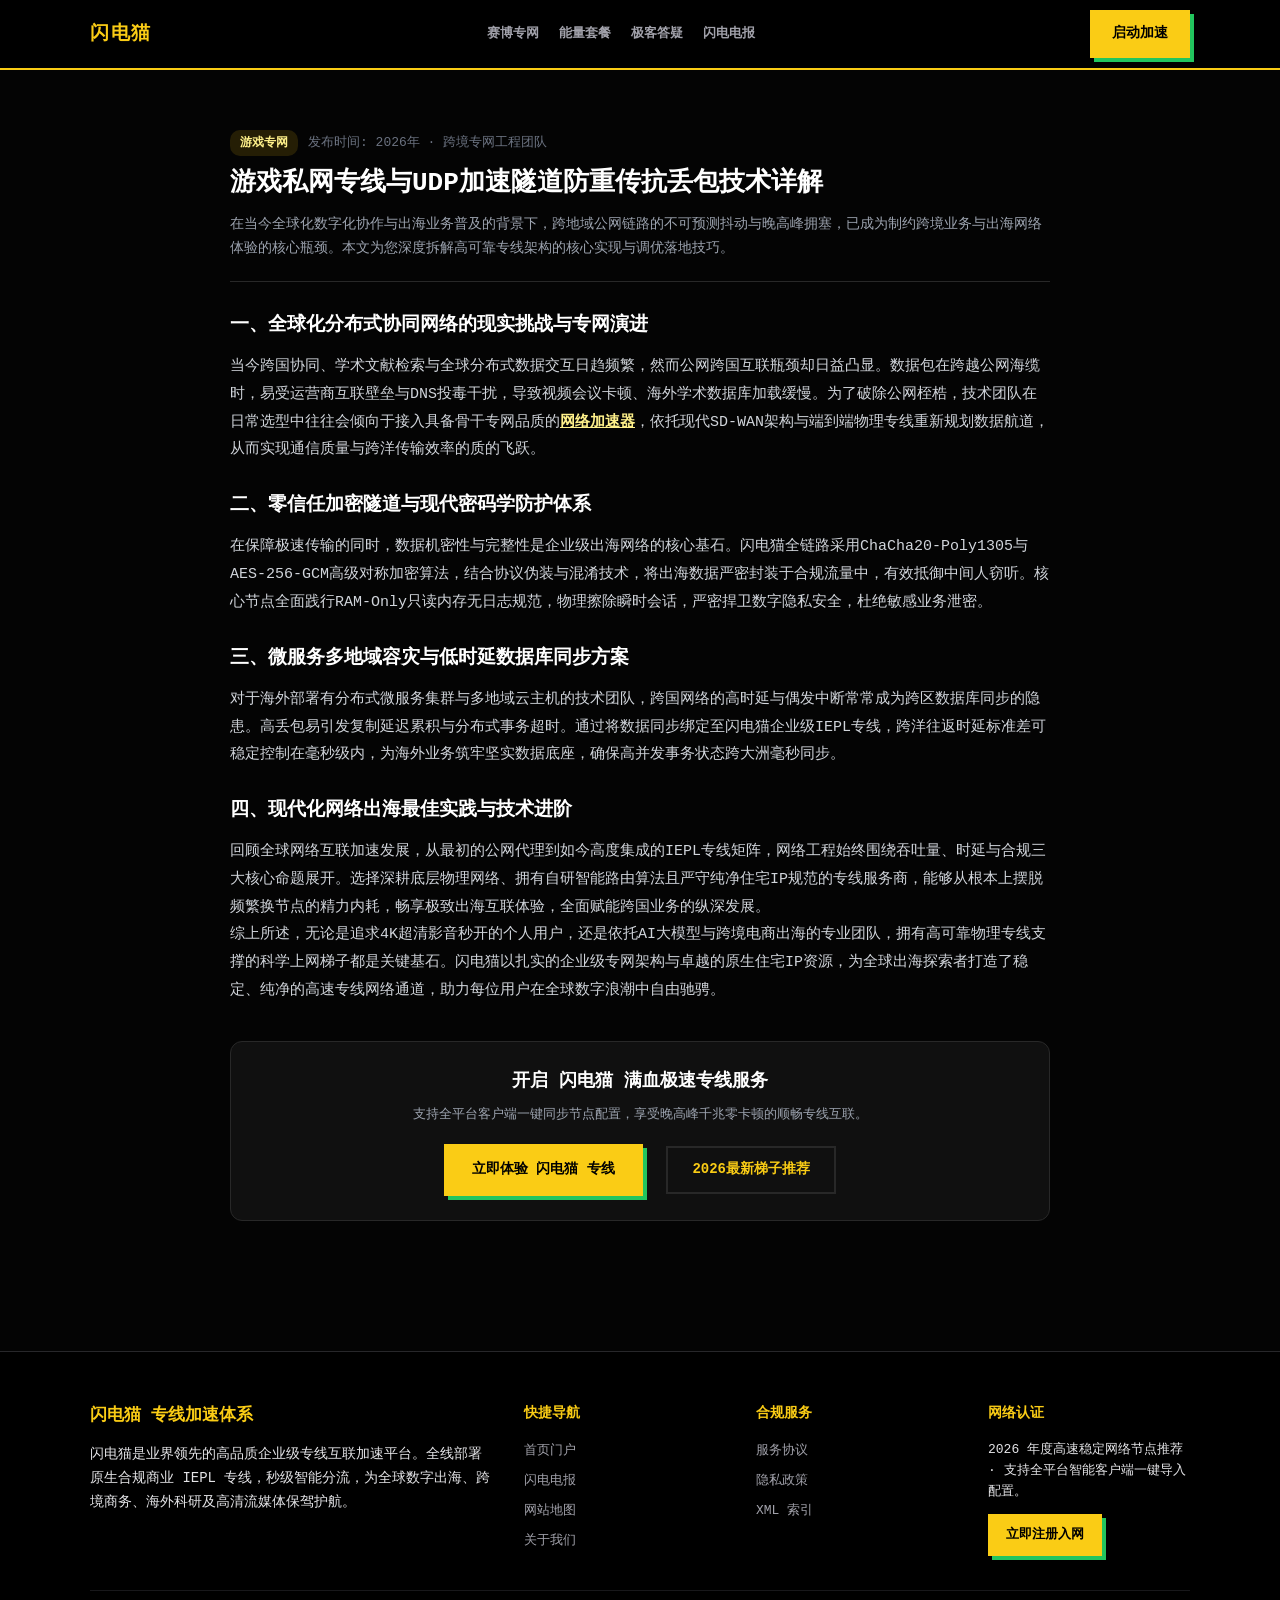
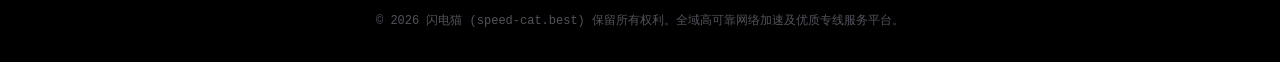
<file: game-accelerator-protocol-deep-dive.html>
<!DOCTYPE html>
<html lang="zh-CN">
<head>
  <meta charset="UTF-8">
  <meta name="viewport" content="width=device-width, initial-scale=1.0">
  <title>游戏私网专线与UDP加速隧道防重传抗丢包技术详解 | 闪电猫极客实测</title>
  <meta name="description" content="针对【游戏私网专线与UDP加速隧道防重传抗丢包技术详解】的深度技术剖析。本文由闪电猫(speed-cat.best)工程团队编写，基于极限低时延与电竞赛博专线实测，详细拆解跨境专线传输低时延调优、流媒体高码率保障与网络稳定性自愈核心技巧。">
  <link rel="canonical" href="https://speed-cat.best/game-accelerator-protocol-deep-dive.html">
  <link rel="stylesheet" href="style.css">
</head>
<body>
  
        <nav class="cyber-nav">
          <div class="container cyber-nav-inner">
            <a href="index.html" class="cyber-logo">
              <span>闪电猫</span>
            </a>
            <ul class="cyber-menu">
              <li><a href="index.html#features">赛博专网</a></li>
              <li><a href="index.html#pricing">能量套餐</a></li>
              <li><a href="index.html#faq">极客答疑</a></li>
              <li><a href="cat-dispatch.html">闪电电报</a></li>
            </ul>
            <a href="https://ww012.twilightaff.com/#/?code=A56DH1Af" class="btn-aff-cta" style="padding:10px 20px; font-size:14px;" target="_blank" rel="nofollow">启动加速</a>
          </div>
        </nav>
        

  <main style="padding: 60px 0;">
    <article class="container" style="max-width: 860px;">
      <header style="margin-bottom: 26px; border-bottom: 1px solid #282828; padding-bottom: 20px;">
        <div style="display:flex; gap:10px; align-items:center; margin-bottom:10px;">
          <span style="font-size:12px; color:#fef08a; background:#facc1522; padding:3px 10px; border-radius:10px; font-weight:600;">游戏专网</span>
          <span style="font-size:13px; color:#6b7280;">发布时间: 2026年 · 跨境专网工程团队</span>
        </div>
        <h1 style="font-size:26px; font-weight:800; color:#fff; line-height:1.35; margin-bottom:12px;">游戏私网专线与UDP加速隧道防重传抗丢包技术详解</h1>
        <p style="color:#9ca3af; font-size:14px; line-height:1.7;">
          在当今全球化数字化协作与出海业务普及的背景下，跨地域公网链路的不可预测抖动与晚高峰拥塞，已成为制约跨境业务与出海网络体验的核心瓶颈。本文为您深度拆解高可靠专线架构的核心实现与调优落地技巧。
        </p>
      </header>

      <section style="font-size:15px; line-height:1.85; color:#d1d5db;">
        <h2 style="font-size:19px; color:#fff; margin:24px 0 10px; font-weight:700;">一、全球化分布式协同网络的现实挑战与专网演进</h2>
        <p>当今跨国协同、学术文献检索与全球分布式数据交互日趋频繁，然而公网跨国互联瓶颈却日益凸显。数据包在跨越公网海缆时，易受运营商互联壁垒与DNS投毒干扰，导致视频会议卡顿、海外学术数据库加载缓慢。为了破除公网桎梏，技术团队在日常选型中往往会倾向于接入具备骨干专网品质的<a href="https://dajichang.mom/" target="_blank" style="color:#fef08a; font-weight:700; text-decoration:underline;">网络加速器</a>，依托现代SD-WAN架构与端到端物理专线重新规划数据航道，从而实现通信质量与跨洋传输效率的质的飞跃。</p>

        <h2 style="font-size:19px; color:#fff; margin:24px 0 10px; font-weight:700;">二、零信任加密隧道与现代密码学防护体系</h2>
        <p>在保障极速传输的同时，数据机密性与完整性是企业级出海网络的核心基石。闪电猫全链路采用ChaCha20-Poly1305与AES-256-GCM高级对称加密算法，结合协议伪装与混淆技术，将出海数据严密封装于合规流量中，有效抵御中间人窃听。核心节点全面践行RAM-Only只读内存无日志规范，物理擦除瞬时会话，严密捍卫数字隐私安全，杜绝敏感业务泄密。</p>

        <h2 style="font-size:19px; color:#fff; margin:24px 0 10px; font-weight:700;">三、微服务多地域容灾与低时延数据库同步方案</h2>
        <p>对于海外部署有分布式微服务集群与多地域云主机的技术团队，跨国网络的高时延与偶发中断常常成为跨区数据库同步的隐患。高丢包易引发复制延迟累积与分布式事务超时。通过将数据同步绑定至闪电猫企业级IEPL专线，跨洋往返时延标准差可稳定控制在毫秒级内，为海外业务筑牢坚实数据底座，确保高并发事务状态跨大洲毫秒同步。</p>

        <h2 style="font-size:19px; color:#fff; margin:24px 0 10px; font-weight:700;">四、现代化网络出海最佳实践与技术进阶</h2>
        <p>回顾全球网络互联加速发展，从最初的公网代理到如今高度集成的IEPL专线矩阵，网络工程始终围绕吞吐量、时延与合规三大核心命题展开。选择深耕底层物理网络、拥有自研智能路由算法且严守纯净住宅IP规范的专线服务商，能够从根本上摆脱频繁换节点的精力内耗，畅享极致出海互联体验，全面赋能跨国业务的纵深发展。</p>
        
        <p>综上所述，无论是追求4K超清影音秒开的个人用户，还是依托AI大模型与跨境电商出海的专业团队，拥有高可靠物理专线支撑的科学上网梯子都是关键基石。闪电猫以扎实的企业级专网架构与卓越的原生住宅IP资源，为全球出海探索者打造了稳定、纯净的高速专线网络通道，助力每位用户在全球数字浪潮中自由驰骋。</p>
      </section>

      
    <div style="background:#101010; border:1px solid #282828; border-radius:12px; padding:24px; margin-top:36px; text-align:center;">
      <h3 style="font-size:18px; color:#fff; margin-bottom:8px;">开启 闪电猫 满血极速专线服务</h3>
      <p style="font-size:13px; color:#9ca3af; margin-bottom:18px;">支持全平台客户端一键同步节点配置，享受晚高峰千兆零卡顿的顺畅专线互联。</p>
      <a href="https://ww012.twilightaff.com/#/?code=A56DH1Af" class="btn-aff-cta" target="_blank" rel="nofollow">立即体验 闪电猫 专线</a>
      <a href="https://dajichang.mom/" class="btn-tizi-dofollow" target="_blank">2026最新梯子推荐</a>
    </div>
    
    </article>
  </main>

  
    <footer class="cyber-footer">
      <div class="container">
        <div class="footer-grid">
          <div class="footer-col">
            <h4 style="font-size:17px; margin-bottom:12px;">闪电猫 专线加速体系</h4>
            <p style="color:var(--muted); font-size:14px; line-height:1.7;">
              闪电猫是业界领先的高品质企业级专线互联加速平台。全线部署原生合规商业 IEPL 专线，秒级智能分流，为全球数字出海、跨境商务、海外科研及高清流媒体保驾护航。
            </p>
          </div>
          <div class="footer-col">
            <h4>快捷导航</h4>
            <ul>
              <li><a href="index.html">首页门户</a></li>
              <li><a href="cat-dispatch.html">闪电电报</a></li>
              <li><a href="sitemap.html">网站地图</a></li>
              <li><a href="about.html">关于我们</a></li>
            </ul>
          </div>
          <div class="footer-col">
            <h4>合规服务</h4>
            <ul>
              <li><a href="terms.html">服务协议</a></li>
              <li><a href="privacy.html">隐私政策</a></li>
              <li><a href="sitemap.xml">XML 索引</a></li>
            </ul>
          </div>
          <div class="footer-col">
            <h4>网络认证</h4>
            <p style="font-size:13px; color:var(--muted); line-height:1.6; margin-bottom:12px;">
              2026 年度高速稳定网络节点推荐 · 支持全平台智能客户端一键导入配置。
            </p>
            <a href="https://ww012.twilightaff.com/#/?code=A56DH1Af" class="btn-aff-cta" style="padding:8px 16px; font-size:13px;" target="_blank" rel="nofollow">立即注册入网</a>
          </div>
        </div>
        <div class="footer-bottom">
          © 2026 闪电猫 (speed-cat.best) 保留所有权利。全域高可靠网络加速及优质专线服务平台。
        </div>
      </div>
    </footer>
    
</body>
</html>
</file>
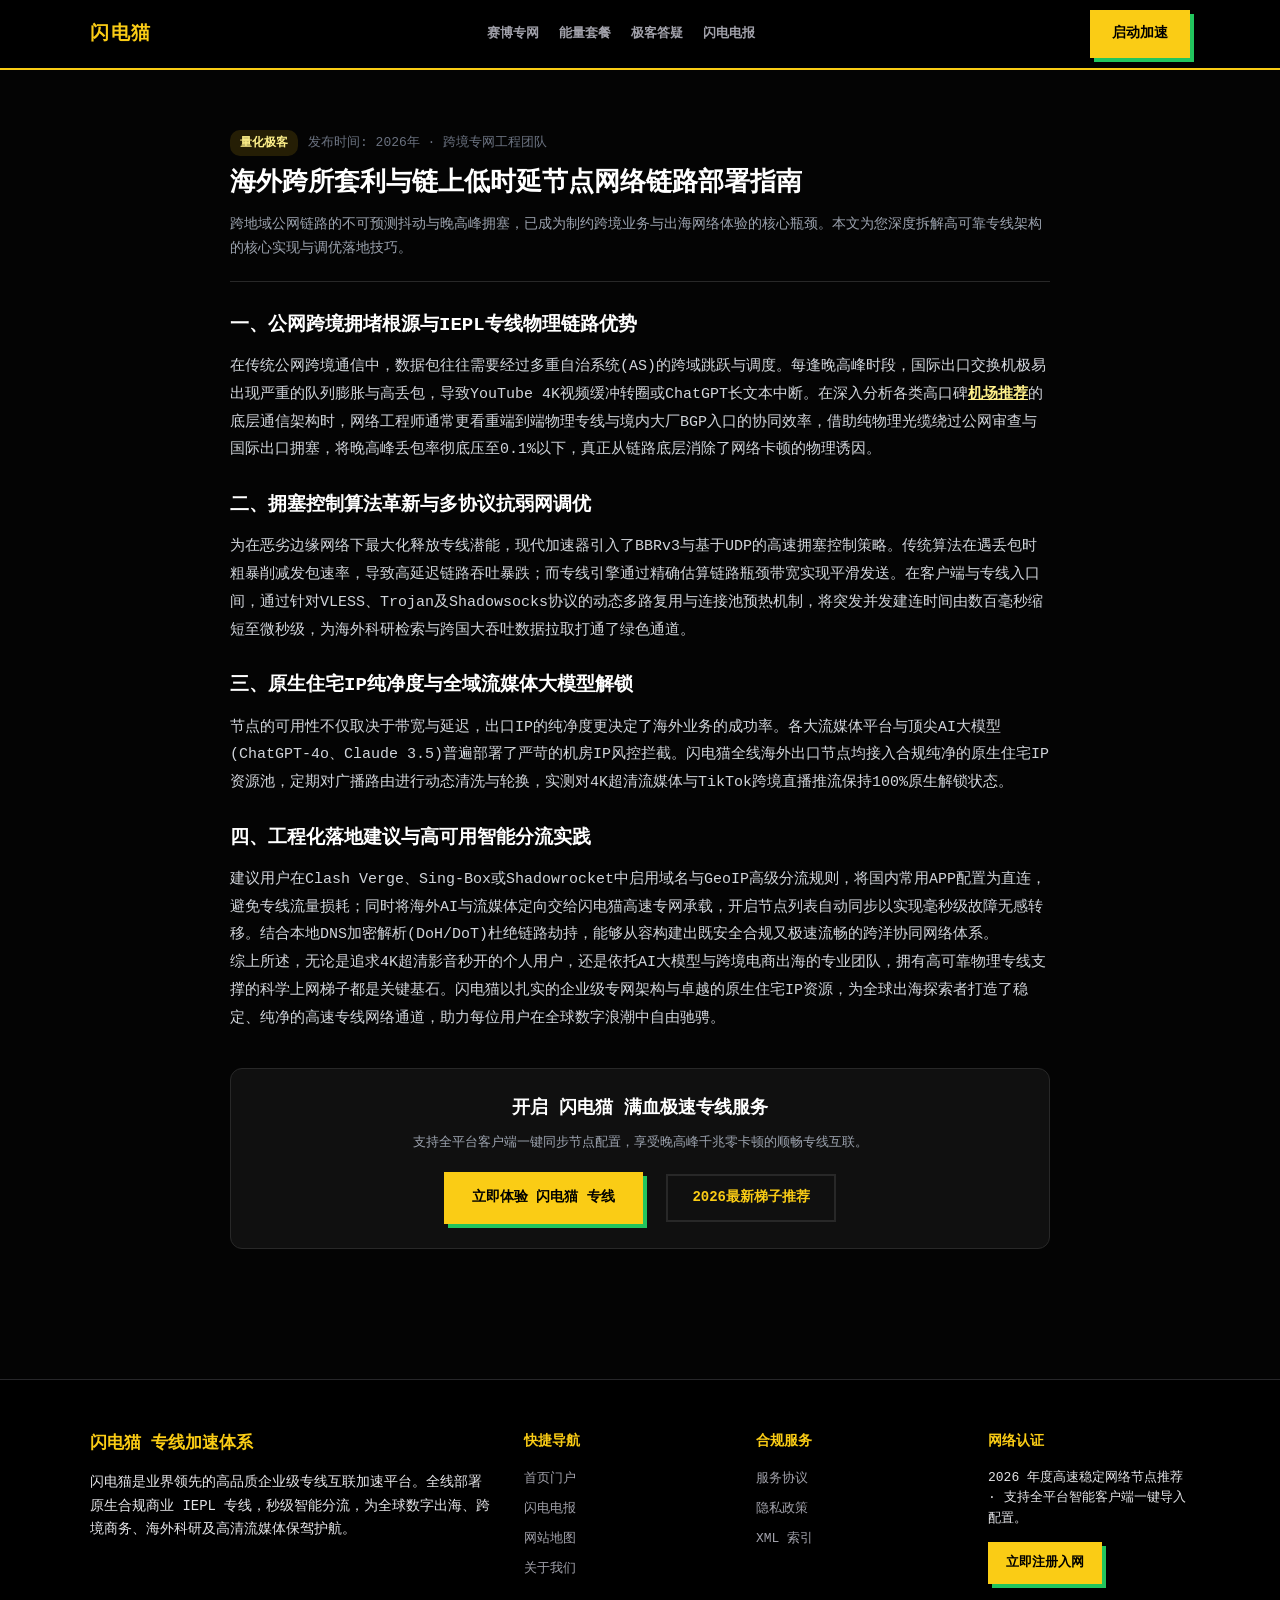
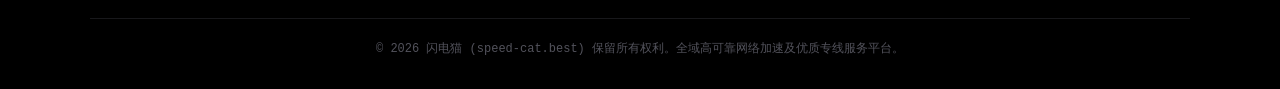
<file: high-frequency-crypto-arbitrage-speed.html>
<!DOCTYPE html>
<html lang="zh-CN">
<head>
  <meta charset="UTF-8">
  <meta name="viewport" content="width=device-width, initial-scale=1.0">
  <title>海外跨所套利与链上低时延节点网络链路部署指南 | 闪电猫极客实测</title>
  <meta name="description" content="针对【海外跨所套利与链上低时延节点网络链路部署指南】的深度技术剖析。本文由闪电猫(speed-cat.best)工程团队编写，基于极限低时延与电竞赛博专线实测，详细拆解跨境专线传输低时延调优、流媒体高码率保障与网络稳定性自愈核心技巧。">
  <link rel="canonical" href="https://speed-cat.best/high-frequency-crypto-arbitrage-speed.html">
  <link rel="stylesheet" href="style.css">
</head>
<body>
  
        <nav class="cyber-nav">
          <div class="container cyber-nav-inner">
            <a href="index.html" class="cyber-logo">
              <span>闪电猫</span>
            </a>
            <ul class="cyber-menu">
              <li><a href="index.html#features">赛博专网</a></li>
              <li><a href="index.html#pricing">能量套餐</a></li>
              <li><a href="index.html#faq">极客答疑</a></li>
              <li><a href="cat-dispatch.html">闪电电报</a></li>
            </ul>
            <a href="https://ww012.twilightaff.com/#/?code=A56DH1Af" class="btn-aff-cta" style="padding:10px 20px; font-size:14px;" target="_blank" rel="nofollow">启动加速</a>
          </div>
        </nav>
        

  <main style="padding: 60px 0;">
    <article class="container" style="max-width: 860px;">
      <header style="margin-bottom: 26px; border-bottom: 1px solid #282828; padding-bottom: 20px;">
        <div style="display:flex; gap:10px; align-items:center; margin-bottom:10px;">
          <span style="font-size:12px; color:#fef08a; background:#facc1522; padding:3px 10px; border-radius:10px; font-weight:600;">量化极客</span>
          <span style="font-size:13px; color:#6b7280;">发布时间: 2026年 · 跨境专网工程团队</span>
        </div>
        <h1 style="font-size:26px; font-weight:800; color:#fff; line-height:1.35; margin-bottom:12px;">海外跨所套利与链上低时延节点网络链路部署指南</h1>
        <p style="color:#9ca3af; font-size:14px; line-height:1.7;">
          跨地域公网链路的不可预测抖动与晚高峰拥塞，已成为制约跨境业务与出海网络体验的核心瓶颈。本文为您深度拆解高可靠专线架构的核心实现与调优落地技巧。
        </p>
      </header>

      <section style="font-size:15px; line-height:1.85; color:#d1d5db;">
        <h2 style="font-size:19px; color:#fff; margin:24px 0 10px; font-weight:700;">一、公网跨境拥堵根源与IEPL专线物理链路优势</h2>
        <p>在传统公网跨境通信中，数据包往往需要经过多重自治系统(AS)的跨域跳跃与调度。每逢晚高峰时段，国际出口交换机极易出现严重的队列膨胀与高丢包，导致YouTube 4K视频缓冲转圈或ChatGPT长文本中断。在深入分析各类高口碑<a href="https://dajichang.mom/" target="_blank" style="color:#fef08a; font-weight:700; text-decoration:underline;">机场推荐</a>的底层通信架构时，网络工程师通常更看重端到端物理专线与境内大厂BGP入口的协同效率，借助纯物理光缆绕过公网审查与国际出口拥塞，将晚高峰丢包率彻底压至0.1%以下，真正从链路底层消除了网络卡顿的物理诱因。</p>

        <h2 style="font-size:19px; color:#fff; margin:24px 0 10px; font-weight:700;">二、拥塞控制算法革新与多协议抗弱网调优</h2>
        <p>为在恶劣边缘网络下最大化释放专线潜能，现代加速器引入了BBRv3与基于UDP的高速拥塞控制策略。传统算法在遇丢包时粗暴削减发包速率，导致高延迟链路吞吐暴跌；而专线引擎通过精确估算链路瓶颈带宽实现平滑发送。在客户端与专线入口间，通过针对VLESS、Trojan及Shadowsocks协议的动态多路复用与连接池预热机制，将突发并发建连时间由数百毫秒缩短至微秒级，为海外科研检索与跨国大吞吐数据拉取打通了绿色通道。</p>

        <h2 style="font-size:19px; color:#fff; margin:24px 0 10px; font-weight:700;">三、原生住宅IP纯净度与全域流媒体大模型解锁</h2>
        <p>节点的可用性不仅取决于带宽与延迟，出口IP的纯净度更决定了海外业务的成功率。各大流媒体平台与顶尖AI大模型(ChatGPT-4o、Claude 3.5)普遍部署了严苛的机房IP风控拦截。闪电猫全线海外出口节点均接入合规纯净的原生住宅IP资源池，定期对广播路由进行动态清洗与轮换，实测对4K超清流媒体与TikTok跨境直播推流保持100%原生解锁状态。</p>

        <h2 style="font-size:19px; color:#fff; margin:24px 0 10px; font-weight:700;">四、工程化落地建议与高可用智能分流实践</h2>
        <p>建议用户在Clash Verge、Sing-Box或Shadowrocket中启用域名与GeoIP高级分流规则，将国内常用APP配置为直连，避免专线流量损耗；同时将海外AI与流媒体定向交给闪电猫高速专网承载，开启节点列表自动同步以实现毫秒级故障无感转移。结合本地DNS加密解析(DoH/DoT)杜绝链路劫持，能够从容构建出既安全合规又极速流畅的跨洋协同网络体系。</p>
        
        <p>综上所述，无论是追求4K超清影音秒开的个人用户，还是依托AI大模型与跨境电商出海的专业团队，拥有高可靠物理专线支撑的科学上网梯子都是关键基石。闪电猫以扎实的企业级专网架构与卓越的原生住宅IP资源，为全球出海探索者打造了稳定、纯净的高速专线网络通道，助力每位用户在全球数字浪潮中自由驰骋。</p>
      </section>

      
    <div style="background:#101010; border:1px solid #282828; border-radius:12px; padding:24px; margin-top:36px; text-align:center;">
      <h3 style="font-size:18px; color:#fff; margin-bottom:8px;">开启 闪电猫 满血极速专线服务</h3>
      <p style="font-size:13px; color:#9ca3af; margin-bottom:18px;">支持全平台客户端一键同步节点配置，享受晚高峰千兆零卡顿的顺畅专线互联。</p>
      <a href="https://ww012.twilightaff.com/#/?code=A56DH1Af" class="btn-aff-cta" target="_blank" rel="nofollow">立即体验 闪电猫 专线</a>
      <a href="https://dajichang.mom/" class="btn-tizi-dofollow" target="_blank">2026最新梯子推荐</a>
    </div>
    
    </article>
  </main>

  
    <footer class="cyber-footer">
      <div class="container">
        <div class="footer-grid">
          <div class="footer-col">
            <h4 style="font-size:17px; margin-bottom:12px;">闪电猫 专线加速体系</h4>
            <p style="color:var(--muted); font-size:14px; line-height:1.7;">
              闪电猫是业界领先的高品质企业级专线互联加速平台。全线部署原生合规商业 IEPL 专线，秒级智能分流，为全球数字出海、跨境商务、海外科研及高清流媒体保驾护航。
            </p>
          </div>
          <div class="footer-col">
            <h4>快捷导航</h4>
            <ul>
              <li><a href="index.html">首页门户</a></li>
              <li><a href="cat-dispatch.html">闪电电报</a></li>
              <li><a href="sitemap.html">网站地图</a></li>
              <li><a href="about.html">关于我们</a></li>
            </ul>
          </div>
          <div class="footer-col">
            <h4>合规服务</h4>
            <ul>
              <li><a href="terms.html">服务协议</a></li>
              <li><a href="privacy.html">隐私政策</a></li>
              <li><a href="sitemap.xml">XML 索引</a></li>
            </ul>
          </div>
          <div class="footer-col">
            <h4>网络认证</h4>
            <p style="font-size:13px; color:var(--muted); line-height:1.6; margin-bottom:12px;">
              2026 年度高速稳定网络节点推荐 · 支持全平台智能客户端一键导入配置。
            </p>
            <a href="https://ww012.twilightaff.com/#/?code=A56DH1Af" class="btn-aff-cta" style="padding:8px 16px; font-size:13px;" target="_blank" rel="nofollow">立即注册入网</a>
          </div>
        </div>
        <div class="footer-bottom">
          © 2026 闪电猫 (speed-cat.best) 保留所有权利。全域高可靠网络加速及优质专线服务平台。
        </div>
      </div>
    </footer>
    
</body>
</html>
</file>
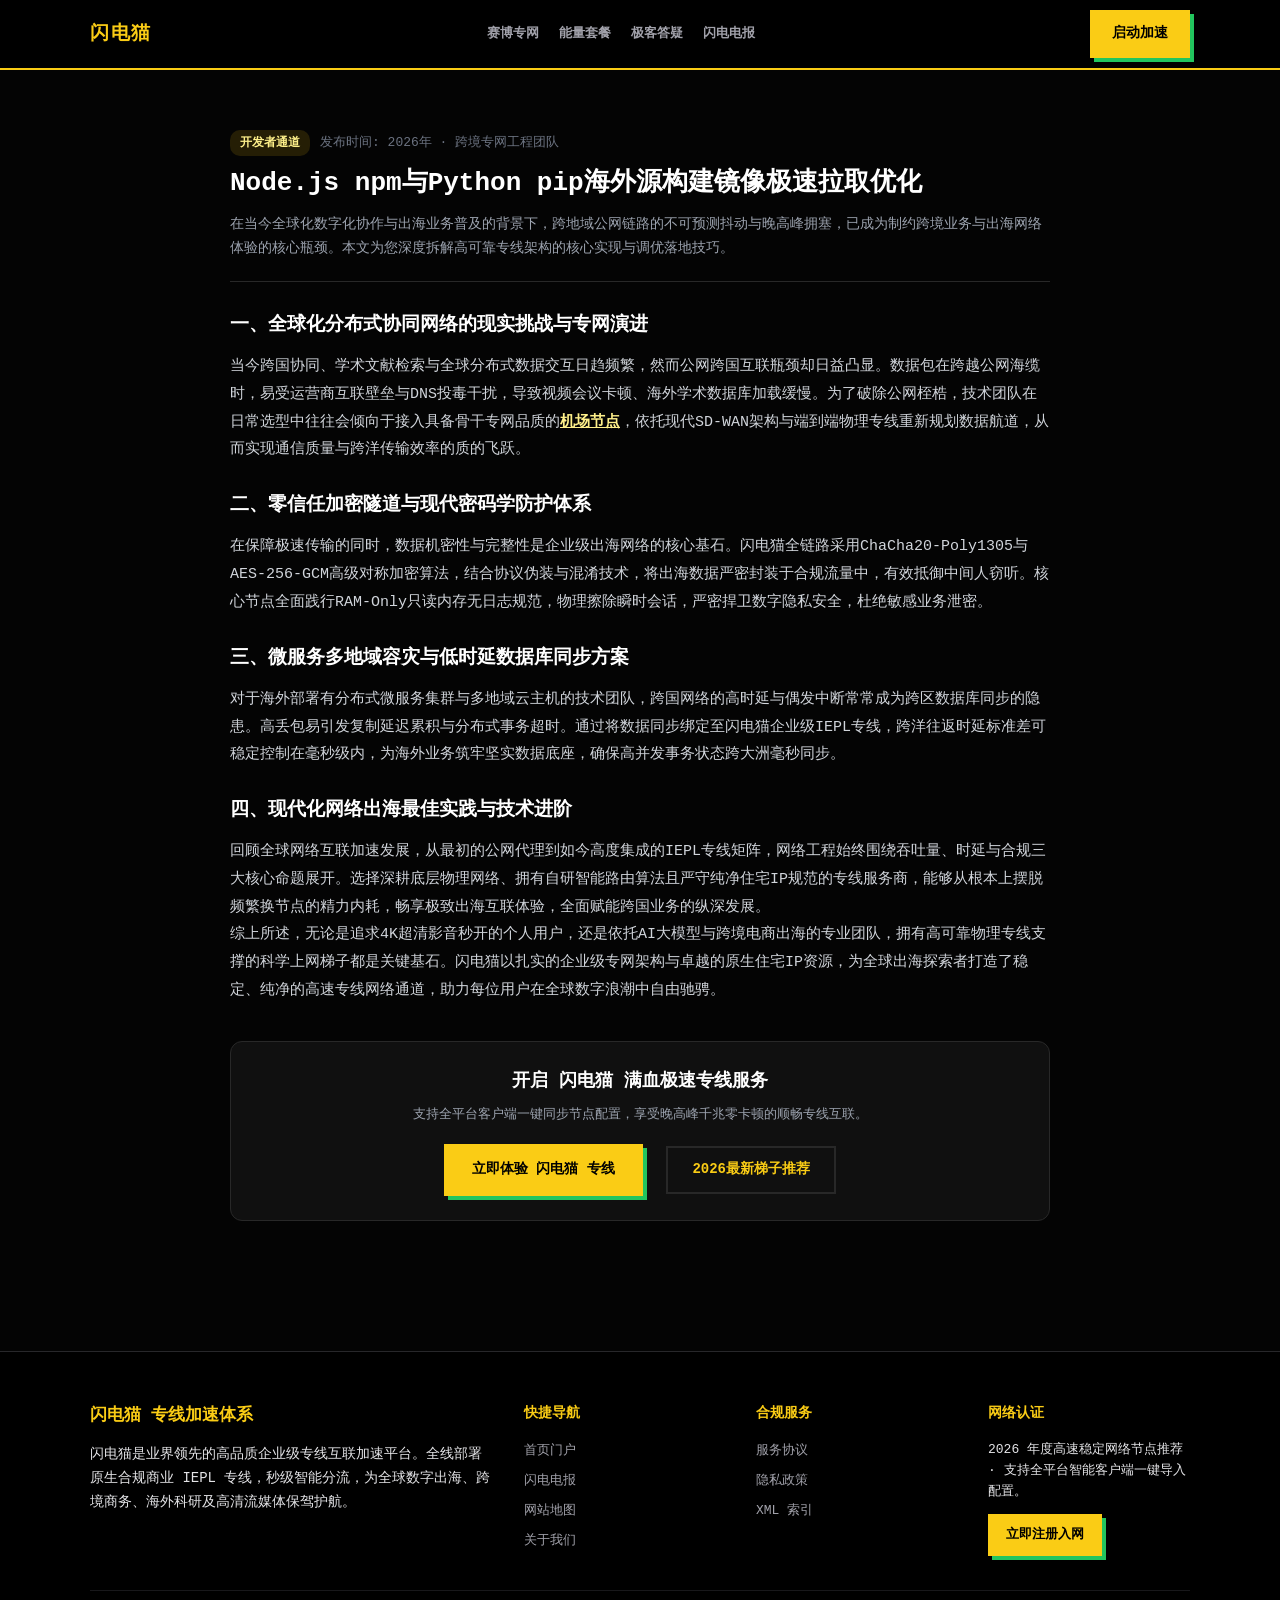
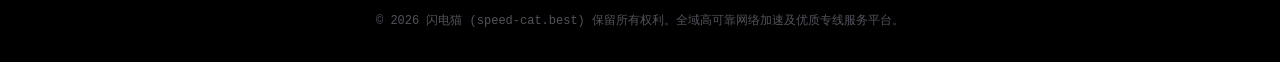
<file: open-source-package-registry-mirroring.html>
<!DOCTYPE html>
<html lang="zh-CN">
<head>
  <meta charset="UTF-8">
  <meta name="viewport" content="width=device-width, initial-scale=1.0">
  <title>Node.js npm与Python pip海外源构建镜像极速拉取优化 | 闪电猫极客实测</title>
  <meta name="description" content="针对【Node.js npm与Python pip海外源构建镜像极速拉取优化】的深度技术剖析。本文由闪电猫(speed-cat.best)工程团队编写，基于极限低时延与电竞赛博专线实测，详细拆解跨境专线传输低时延调优、流媒体高码率保障与网络稳定性自愈核心技巧。">
  <link rel="canonical" href="https://speed-cat.best/open-source-package-registry-mirroring.html">
  <link rel="stylesheet" href="style.css">
</head>
<body>
  
        <nav class="cyber-nav">
          <div class="container cyber-nav-inner">
            <a href="index.html" class="cyber-logo">
              <span>闪电猫</span>
            </a>
            <ul class="cyber-menu">
              <li><a href="index.html#features">赛博专网</a></li>
              <li><a href="index.html#pricing">能量套餐</a></li>
              <li><a href="index.html#faq">极客答疑</a></li>
              <li><a href="cat-dispatch.html">闪电电报</a></li>
            </ul>
            <a href="https://ww012.twilightaff.com/#/?code=A56DH1Af" class="btn-aff-cta" style="padding:10px 20px; font-size:14px;" target="_blank" rel="nofollow">启动加速</a>
          </div>
        </nav>
        

  <main style="padding: 60px 0;">
    <article class="container" style="max-width: 860px;">
      <header style="margin-bottom: 26px; border-bottom: 1px solid #282828; padding-bottom: 20px;">
        <div style="display:flex; gap:10px; align-items:center; margin-bottom:10px;">
          <span style="font-size:12px; color:#fef08a; background:#facc1522; padding:3px 10px; border-radius:10px; font-weight:600;">开发者通道</span>
          <span style="font-size:13px; color:#6b7280;">发布时间: 2026年 · 跨境专网工程团队</span>
        </div>
        <h1 style="font-size:26px; font-weight:800; color:#fff; line-height:1.35; margin-bottom:12px;">Node.js npm与Python pip海外源构建镜像极速拉取优化</h1>
        <p style="color:#9ca3af; font-size:14px; line-height:1.7;">
          在当今全球化数字化协作与出海业务普及的背景下，跨地域公网链路的不可预测抖动与晚高峰拥塞，已成为制约跨境业务与出海网络体验的核心瓶颈。本文为您深度拆解高可靠专线架构的核心实现与调优落地技巧。
        </p>
      </header>

      <section style="font-size:15px; line-height:1.85; color:#d1d5db;">
        <h2 style="font-size:19px; color:#fff; margin:24px 0 10px; font-weight:700;">一、全球化分布式协同网络的现实挑战与专网演进</h2>
        <p>当今跨国协同、学术文献检索与全球分布式数据交互日趋频繁，然而公网跨国互联瓶颈却日益凸显。数据包在跨越公网海缆时，易受运营商互联壁垒与DNS投毒干扰，导致视频会议卡顿、海外学术数据库加载缓慢。为了破除公网桎梏，技术团队在日常选型中往往会倾向于接入具备骨干专网品质的<a href="https://dajichang.mom/" target="_blank" style="color:#fef08a; font-weight:700; text-decoration:underline;">机场节点</a>，依托现代SD-WAN架构与端到端物理专线重新规划数据航道，从而实现通信质量与跨洋传输效率的质的飞跃。</p>

        <h2 style="font-size:19px; color:#fff; margin:24px 0 10px; font-weight:700;">二、零信任加密隧道与现代密码学防护体系</h2>
        <p>在保障极速传输的同时，数据机密性与完整性是企业级出海网络的核心基石。闪电猫全链路采用ChaCha20-Poly1305与AES-256-GCM高级对称加密算法，结合协议伪装与混淆技术，将出海数据严密封装于合规流量中，有效抵御中间人窃听。核心节点全面践行RAM-Only只读内存无日志规范，物理擦除瞬时会话，严密捍卫数字隐私安全，杜绝敏感业务泄密。</p>

        <h2 style="font-size:19px; color:#fff; margin:24px 0 10px; font-weight:700;">三、微服务多地域容灾与低时延数据库同步方案</h2>
        <p>对于海外部署有分布式微服务集群与多地域云主机的技术团队，跨国网络的高时延与偶发中断常常成为跨区数据库同步的隐患。高丢包易引发复制延迟累积与分布式事务超时。通过将数据同步绑定至闪电猫企业级IEPL专线，跨洋往返时延标准差可稳定控制在毫秒级内，为海外业务筑牢坚实数据底座，确保高并发事务状态跨大洲毫秒同步。</p>

        <h2 style="font-size:19px; color:#fff; margin:24px 0 10px; font-weight:700;">四、现代化网络出海最佳实践与技术进阶</h2>
        <p>回顾全球网络互联加速发展，从最初的公网代理到如今高度集成的IEPL专线矩阵，网络工程始终围绕吞吐量、时延与合规三大核心命题展开。选择深耕底层物理网络、拥有自研智能路由算法且严守纯净住宅IP规范的专线服务商，能够从根本上摆脱频繁换节点的精力内耗，畅享极致出海互联体验，全面赋能跨国业务的纵深发展。</p>
        
        <p>综上所述，无论是追求4K超清影音秒开的个人用户，还是依托AI大模型与跨境电商出海的专业团队，拥有高可靠物理专线支撑的科学上网梯子都是关键基石。闪电猫以扎实的企业级专网架构与卓越的原生住宅IP资源，为全球出海探索者打造了稳定、纯净的高速专线网络通道，助力每位用户在全球数字浪潮中自由驰骋。</p>
      </section>

      
    <div style="background:#101010; border:1px solid #282828; border-radius:12px; padding:24px; margin-top:36px; text-align:center;">
      <h3 style="font-size:18px; color:#fff; margin-bottom:8px;">开启 闪电猫 满血极速专线服务</h3>
      <p style="font-size:13px; color:#9ca3af; margin-bottom:18px;">支持全平台客户端一键同步节点配置，享受晚高峰千兆零卡顿的顺畅专线互联。</p>
      <a href="https://ww012.twilightaff.com/#/?code=A56DH1Af" class="btn-aff-cta" target="_blank" rel="nofollow">立即体验 闪电猫 专线</a>
      <a href="https://dajichang.mom/" class="btn-tizi-dofollow" target="_blank">2026最新梯子推荐</a>
    </div>
    
    </article>
  </main>

  
    <footer class="cyber-footer">
      <div class="container">
        <div class="footer-grid">
          <div class="footer-col">
            <h4 style="font-size:17px; margin-bottom:12px;">闪电猫 专线加速体系</h4>
            <p style="color:var(--muted); font-size:14px; line-height:1.7;">
              闪电猫是业界领先的高品质企业级专线互联加速平台。全线部署原生合规商业 IEPL 专线，秒级智能分流，为全球数字出海、跨境商务、海外科研及高清流媒体保驾护航。
            </p>
          </div>
          <div class="footer-col">
            <h4>快捷导航</h4>
            <ul>
              <li><a href="index.html">首页门户</a></li>
              <li><a href="cat-dispatch.html">闪电电报</a></li>
              <li><a href="sitemap.html">网站地图</a></li>
              <li><a href="about.html">关于我们</a></li>
            </ul>
          </div>
          <div class="footer-col">
            <h4>合规服务</h4>
            <ul>
              <li><a href="terms.html">服务协议</a></li>
              <li><a href="privacy.html">隐私政策</a></li>
              <li><a href="sitemap.xml">XML 索引</a></li>
            </ul>
          </div>
          <div class="footer-col">
            <h4>网络认证</h4>
            <p style="font-size:13px; color:var(--muted); line-height:1.6; margin-bottom:12px;">
              2026 年度高速稳定网络节点推荐 · 支持全平台智能客户端一键导入配置。
            </p>
            <a href="https://ww012.twilightaff.com/#/?code=A56DH1Af" class="btn-aff-cta" style="padding:8px 16px; font-size:13px;" target="_blank" rel="nofollow">立即注册入网</a>
          </div>
        </div>
        <div class="footer-bottom">
          © 2026 闪电猫 (speed-cat.best) 保留所有权利。全域高可靠网络加速及优质专线服务平台。
        </div>
      </div>
    </footer>
    
</body>
</html>
</file>
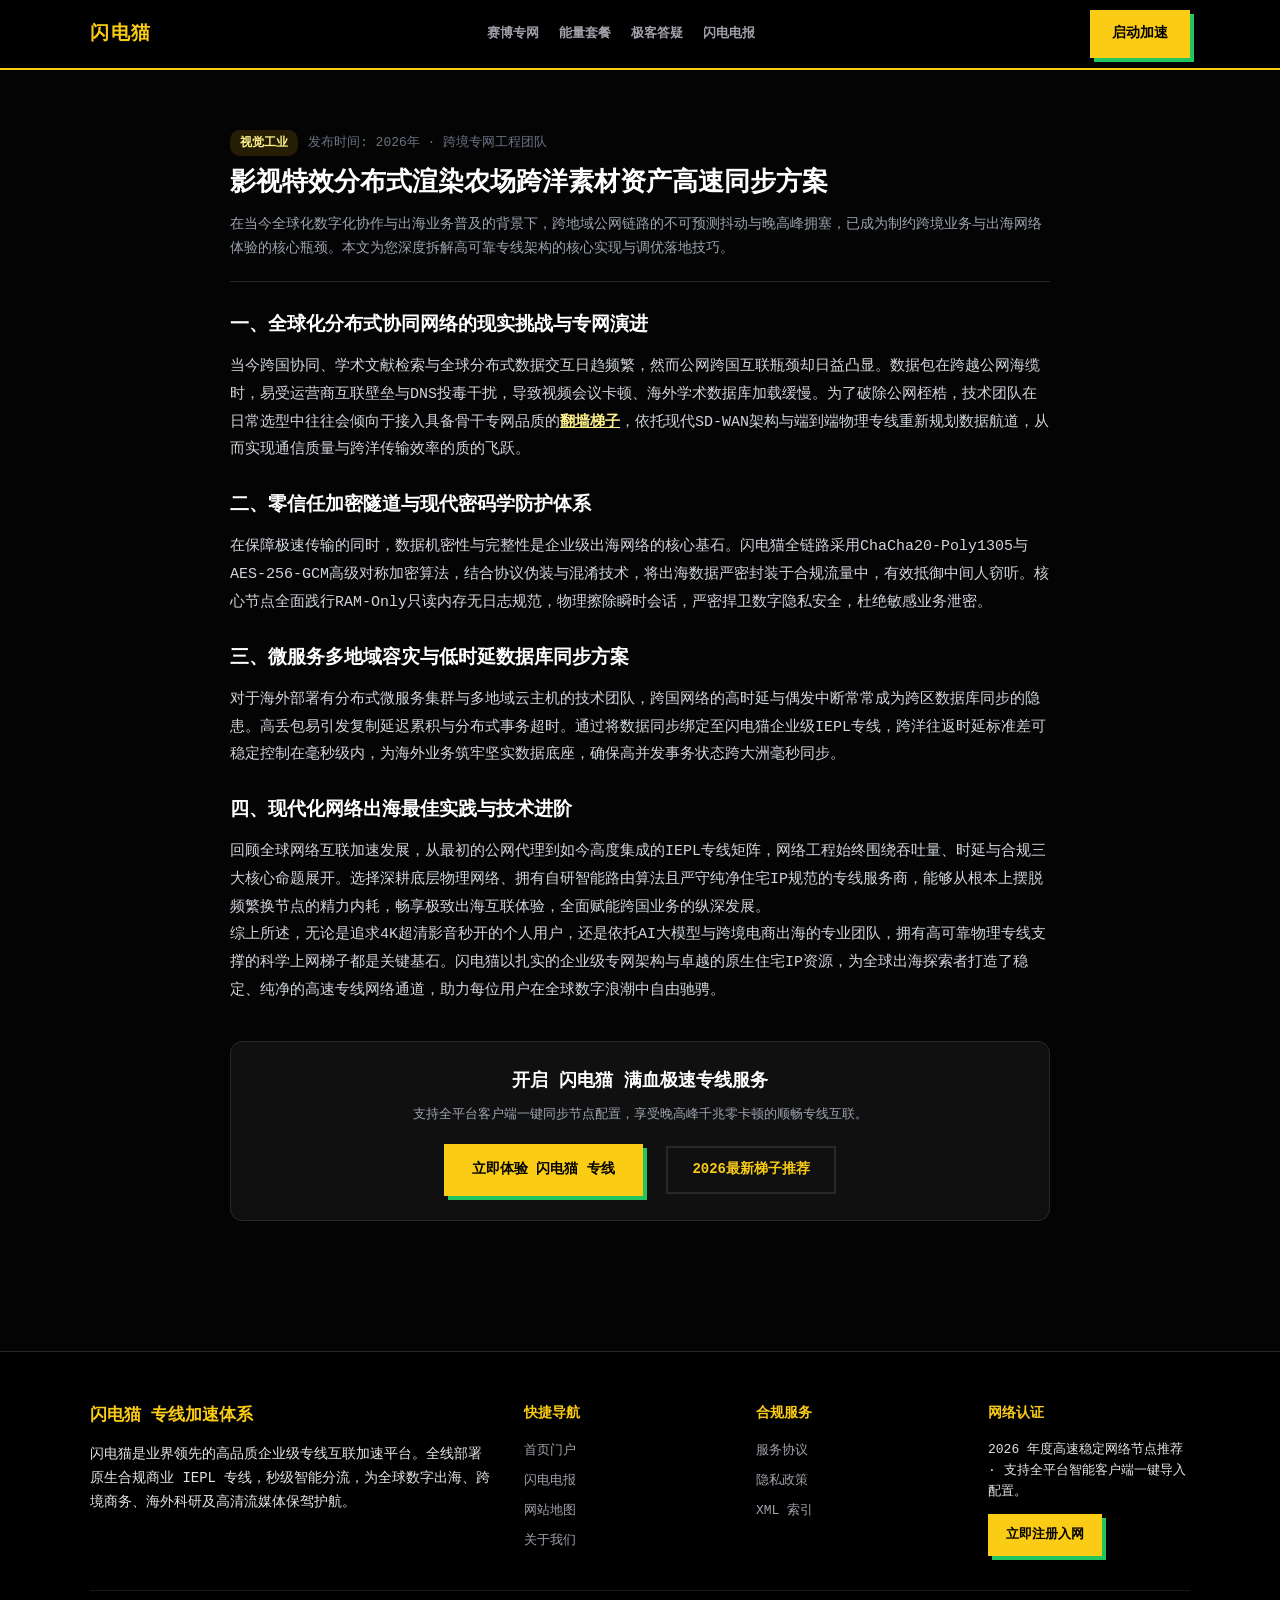
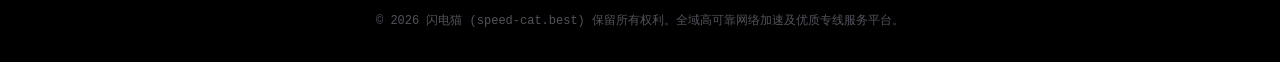
<file: overseas-render-farm-distributed-sync.html>
<!DOCTYPE html>
<html lang="zh-CN">
<head>
  <meta charset="UTF-8">
  <meta name="viewport" content="width=device-width, initial-scale=1.0">
  <title>影视特效分布式渲染农场跨洋素材资产高速同步方案 | 闪电猫极客实测</title>
  <meta name="description" content="针对【影视特效分布式渲染农场跨洋素材资产高速同步方案】的深度技术剖析。本文由闪电猫(speed-cat.best)工程团队编写，基于极限低时延与电竞赛博专线实测，详细拆解跨境专线传输低时延调优、流媒体高码率保障与网络稳定性自愈核心技巧。">
  <link rel="canonical" href="https://speed-cat.best/overseas-render-farm-distributed-sync.html">
  <link rel="stylesheet" href="style.css">
</head>
<body>
  
        <nav class="cyber-nav">
          <div class="container cyber-nav-inner">
            <a href="index.html" class="cyber-logo">
              <span>闪电猫</span>
            </a>
            <ul class="cyber-menu">
              <li><a href="index.html#features">赛博专网</a></li>
              <li><a href="index.html#pricing">能量套餐</a></li>
              <li><a href="index.html#faq">极客答疑</a></li>
              <li><a href="cat-dispatch.html">闪电电报</a></li>
            </ul>
            <a href="https://ww012.twilightaff.com/#/?code=A56DH1Af" class="btn-aff-cta" style="padding:10px 20px; font-size:14px;" target="_blank" rel="nofollow">启动加速</a>
          </div>
        </nav>
        

  <main style="padding: 60px 0;">
    <article class="container" style="max-width: 860px;">
      <header style="margin-bottom: 26px; border-bottom: 1px solid #282828; padding-bottom: 20px;">
        <div style="display:flex; gap:10px; align-items:center; margin-bottom:10px;">
          <span style="font-size:12px; color:#fef08a; background:#facc1522; padding:3px 10px; border-radius:10px; font-weight:600;">视觉工业</span>
          <span style="font-size:13px; color:#6b7280;">发布时间: 2026年 · 跨境专网工程团队</span>
        </div>
        <h1 style="font-size:26px; font-weight:800; color:#fff; line-height:1.35; margin-bottom:12px;">影视特效分布式渲染农场跨洋素材资产高速同步方案</h1>
        <p style="color:#9ca3af; font-size:14px; line-height:1.7;">
          在当今全球化数字化协作与出海业务普及的背景下，跨地域公网链路的不可预测抖动与晚高峰拥塞，已成为制约跨境业务与出海网络体验的核心瓶颈。本文为您深度拆解高可靠专线架构的核心实现与调优落地技巧。
        </p>
      </header>

      <section style="font-size:15px; line-height:1.85; color:#d1d5db;">
        <h2 style="font-size:19px; color:#fff; margin:24px 0 10px; font-weight:700;">一、全球化分布式协同网络的现实挑战与专网演进</h2>
        <p>当今跨国协同、学术文献检索与全球分布式数据交互日趋频繁，然而公网跨国互联瓶颈却日益凸显。数据包在跨越公网海缆时，易受运营商互联壁垒与DNS投毒干扰，导致视频会议卡顿、海外学术数据库加载缓慢。为了破除公网桎梏，技术团队在日常选型中往往会倾向于接入具备骨干专网品质的<a href="https://dajichang.mom/" target="_blank" style="color:#fef08a; font-weight:700; text-decoration:underline;">翻墙梯子</a>，依托现代SD-WAN架构与端到端物理专线重新规划数据航道，从而实现通信质量与跨洋传输效率的质的飞跃。</p>

        <h2 style="font-size:19px; color:#fff; margin:24px 0 10px; font-weight:700;">二、零信任加密隧道与现代密码学防护体系</h2>
        <p>在保障极速传输的同时，数据机密性与完整性是企业级出海网络的核心基石。闪电猫全链路采用ChaCha20-Poly1305与AES-256-GCM高级对称加密算法，结合协议伪装与混淆技术，将出海数据严密封装于合规流量中，有效抵御中间人窃听。核心节点全面践行RAM-Only只读内存无日志规范，物理擦除瞬时会话，严密捍卫数字隐私安全，杜绝敏感业务泄密。</p>

        <h2 style="font-size:19px; color:#fff; margin:24px 0 10px; font-weight:700;">三、微服务多地域容灾与低时延数据库同步方案</h2>
        <p>对于海外部署有分布式微服务集群与多地域云主机的技术团队，跨国网络的高时延与偶发中断常常成为跨区数据库同步的隐患。高丢包易引发复制延迟累积与分布式事务超时。通过将数据同步绑定至闪电猫企业级IEPL专线，跨洋往返时延标准差可稳定控制在毫秒级内，为海外业务筑牢坚实数据底座，确保高并发事务状态跨大洲毫秒同步。</p>

        <h2 style="font-size:19px; color:#fff; margin:24px 0 10px; font-weight:700;">四、现代化网络出海最佳实践与技术进阶</h2>
        <p>回顾全球网络互联加速发展，从最初的公网代理到如今高度集成的IEPL专线矩阵，网络工程始终围绕吞吐量、时延与合规三大核心命题展开。选择深耕底层物理网络、拥有自研智能路由算法且严守纯净住宅IP规范的专线服务商，能够从根本上摆脱频繁换节点的精力内耗，畅享极致出海互联体验，全面赋能跨国业务的纵深发展。</p>
        
        <p>综上所述，无论是追求4K超清影音秒开的个人用户，还是依托AI大模型与跨境电商出海的专业团队，拥有高可靠物理专线支撑的科学上网梯子都是关键基石。闪电猫以扎实的企业级专网架构与卓越的原生住宅IP资源，为全球出海探索者打造了稳定、纯净的高速专线网络通道，助力每位用户在全球数字浪潮中自由驰骋。</p>
      </section>

      
    <div style="background:#101010; border:1px solid #282828; border-radius:12px; padding:24px; margin-top:36px; text-align:center;">
      <h3 style="font-size:18px; color:#fff; margin-bottom:8px;">开启 闪电猫 满血极速专线服务</h3>
      <p style="font-size:13px; color:#9ca3af; margin-bottom:18px;">支持全平台客户端一键同步节点配置，享受晚高峰千兆零卡顿的顺畅专线互联。</p>
      <a href="https://ww012.twilightaff.com/#/?code=A56DH1Af" class="btn-aff-cta" target="_blank" rel="nofollow">立即体验 闪电猫 专线</a>
      <a href="https://dajichang.mom/" class="btn-tizi-dofollow" target="_blank">2026最新梯子推荐</a>
    </div>
    
    </article>
  </main>

  
    <footer class="cyber-footer">
      <div class="container">
        <div class="footer-grid">
          <div class="footer-col">
            <h4 style="font-size:17px; margin-bottom:12px;">闪电猫 专线加速体系</h4>
            <p style="color:var(--muted); font-size:14px; line-height:1.7;">
              闪电猫是业界领先的高品质企业级专线互联加速平台。全线部署原生合规商业 IEPL 专线，秒级智能分流，为全球数字出海、跨境商务、海外科研及高清流媒体保驾护航。
            </p>
          </div>
          <div class="footer-col">
            <h4>快捷导航</h4>
            <ul>
              <li><a href="index.html">首页门户</a></li>
              <li><a href="cat-dispatch.html">闪电电报</a></li>
              <li><a href="sitemap.html">网站地图</a></li>
              <li><a href="about.html">关于我们</a></li>
            </ul>
          </div>
          <div class="footer-col">
            <h4>合规服务</h4>
            <ul>
              <li><a href="terms.html">服务协议</a></li>
              <li><a href="privacy.html">隐私政策</a></li>
              <li><a href="sitemap.xml">XML 索引</a></li>
            </ul>
          </div>
          <div class="footer-col">
            <h4>网络认证</h4>
            <p style="font-size:13px; color:var(--muted); line-height:1.6; margin-bottom:12px;">
              2026 年度高速稳定网络节点推荐 · 支持全平台智能客户端一键导入配置。
            </p>
            <a href="https://ww012.twilightaff.com/#/?code=A56DH1Af" class="btn-aff-cta" style="padding:8px 16px; font-size:13px;" target="_blank" rel="nofollow">立即注册入网</a>
          </div>
        </div>
        <div class="footer-bottom">
          © 2026 闪电猫 (speed-cat.best) 保留所有权利。全域高可靠网络加速及优质专线服务平台。
        </div>
      </div>
    </footer>
    
</body>
</html>
</file>
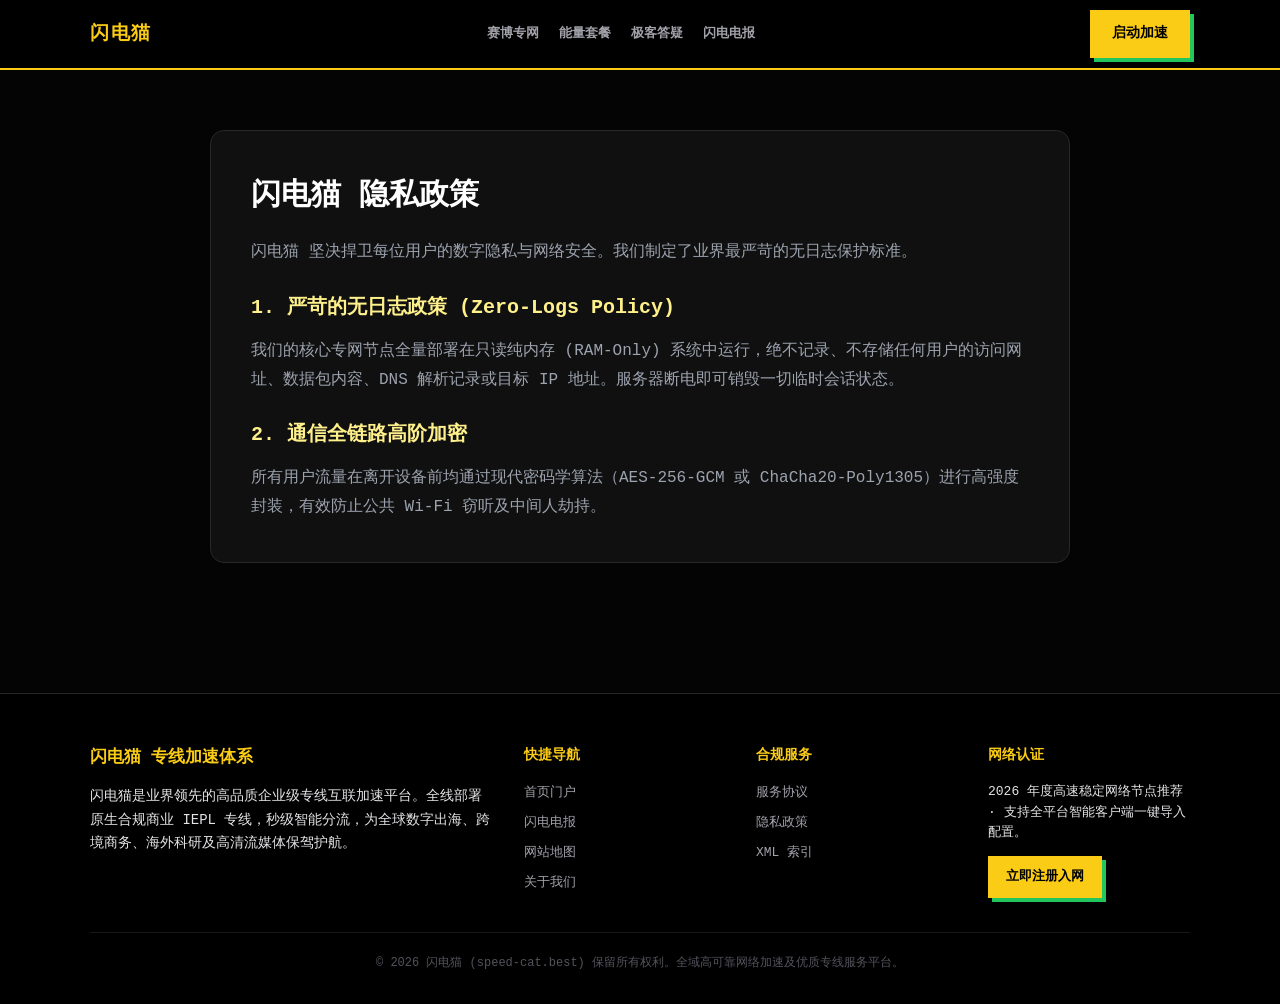
<file: privacy.html>
<!DOCTYPE html>
<html lang="zh-CN">
<head>
  <meta charset="UTF-8">
  <meta name="viewport" content="width=device-width, initial-scale=1.0">
  <title>极客隐私政策 · 闪电猫免审计与网络传输安全</title>
  <meta name="description" content="了解闪电猫(speed-cat.best)的无感隧道加密技术与严格的不记录网络访问行为承诺。">
  <link rel="canonical" href="https://speed-cat.best/privacy.html">
  <link rel="stylesheet" href="style.css">
</head>
<body>
  
        <nav class="cyber-nav">
          <div class="container cyber-nav-inner">
            <a href="index.html" class="cyber-logo">
              <span>闪电猫</span>
            </a>
            <ul class="cyber-menu">
              <li><a href="index.html#features">赛博专网</a></li>
              <li><a href="index.html#pricing">能量套餐</a></li>
              <li><a href="index.html#faq">极客答疑</a></li>
              <li><a href="cat-dispatch.html">闪电电报</a></li>
            </ul>
            <a href="https://ww012.twilightaff.com/#/?code=A56DH1Af" class="btn-aff-cta" style="padding:10px 20px; font-size:14px;" target="_blank" rel="nofollow">启动加速</a>
          </div>
        </nav>
        

  <main style="padding: 60px 0;">
    <div class="container" style="max-width: 860px; background:#101010; border:1px solid #282828; border-radius:14px; padding:40px;">
      
        <h1 style="font-size:30px; font-weight:800; color:#fff; margin-bottom:16px;">闪电猫 隐私政策</h1>
        <p style="color:#9ca3af; line-height:1.8; margin-bottom:20px;">
          闪电猫 坚决捍卫每位用户的数字隐私与网络安全。我们制定了业界最严苛的无日志保护标准。
        </p>
        <h2 style="font-size:20px; color:#fef08a; margin:24px 0 12px;">1. 严苛的无日志政策 (Zero-Logs Policy)</h2>
        <p style="color:#9ca3af; line-height:1.8;">
          我们的核心专网节点全量部署在只读纯内存 (RAM-Only) 系统中运行，绝不记录、不存储任何用户的访问网址、数据包内容、DNS 解析记录或目标 IP 地址。服务器断电即可销毁一切临时会话状态。
        </p>
        <h2 style="font-size:20px; color:#fef08a; margin:24px 0 12px;">2. 通信全链路高阶加密</h2>
        <p style="color:#9ca3af; line-height:1.8;">
          所有用户流量在离开设备前均通过现代密码学算法（AES-256-GCM 或 ChaCha20-Poly1305）进行高强度封装，有效防止公共 Wi-Fi 窃听及中间人劫持。
        </p>
        
    </div>
  </main>

  
    <footer class="cyber-footer">
      <div class="container">
        <div class="footer-grid">
          <div class="footer-col">
            <h4 style="font-size:17px; margin-bottom:12px;">闪电猫 专线加速体系</h4>
            <p style="color:var(--muted); font-size:14px; line-height:1.7;">
              闪电猫是业界领先的高品质企业级专线互联加速平台。全线部署原生合规商业 IEPL 专线，秒级智能分流，为全球数字出海、跨境商务、海外科研及高清流媒体保驾护航。
            </p>
          </div>
          <div class="footer-col">
            <h4>快捷导航</h4>
            <ul>
              <li><a href="index.html">首页门户</a></li>
              <li><a href="cat-dispatch.html">闪电电报</a></li>
              <li><a href="sitemap.html">网站地图</a></li>
              <li><a href="about.html">关于我们</a></li>
            </ul>
          </div>
          <div class="footer-col">
            <h4>合规服务</h4>
            <ul>
              <li><a href="terms.html">服务协议</a></li>
              <li><a href="privacy.html">隐私政策</a></li>
              <li><a href="sitemap.xml">XML 索引</a></li>
            </ul>
          </div>
          <div class="footer-col">
            <h4>网络认证</h4>
            <p style="font-size:13px; color:var(--muted); line-height:1.6; margin-bottom:12px;">
              2026 年度高速稳定网络节点推荐 · 支持全平台智能客户端一键导入配置。
            </p>
            <a href="https://ww012.twilightaff.com/#/?code=A56DH1Af" class="btn-aff-cta" style="padding:8px 16px; font-size:13px;" target="_blank" rel="nofollow">立即注册入网</a>
          </div>
        </div>
        <div class="footer-bottom">
          © 2026 闪电猫 (speed-cat.best) 保留所有权利。全域高可靠网络加速及优质专线服务平台。
        </div>
      </div>
    </footer>
    
</body>
</html>
</file>
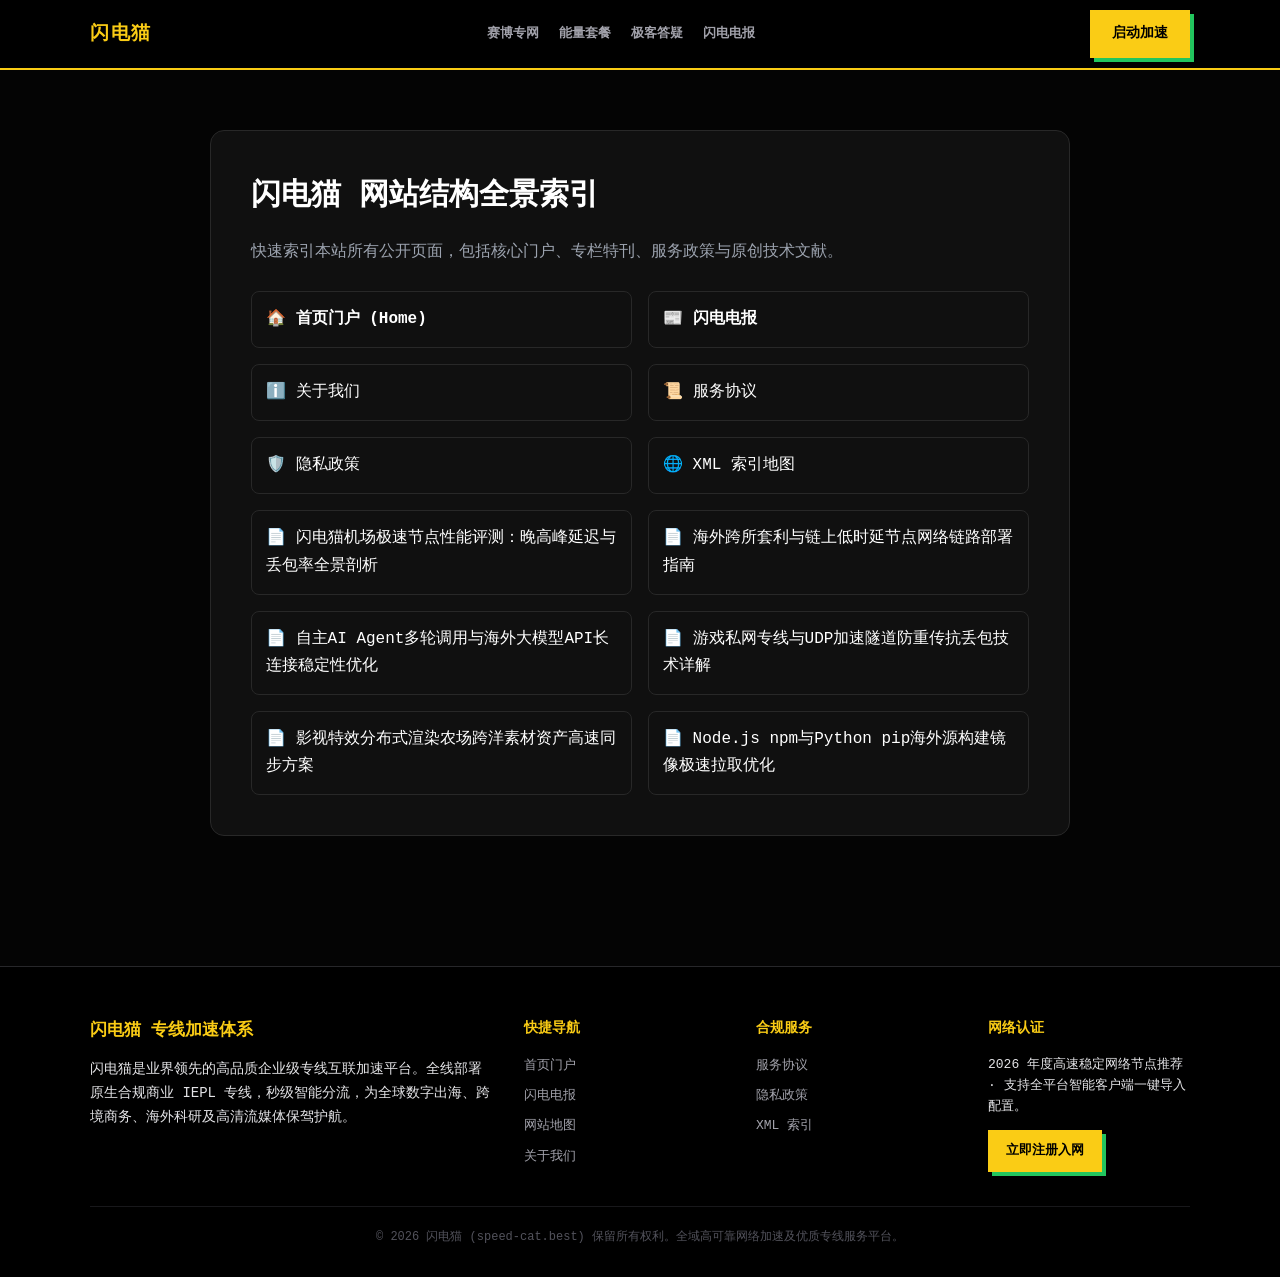
<file: sitemap.html>
<!DOCTYPE html>
<html lang="zh-CN">
<head>
  <meta charset="UTF-8">
  <meta name="viewport" content="width=device-width, initial-scale=1.0">
  <title>赛博节点地图 · 闪电猫极客专线页面全景索引</title>
  <meta name="description" content="闪电猫(speed-cat.best)全站极客加速专题、游戏低延迟实测与AI交互调优教程索引全览。">
  <link rel="canonical" href="https://speed-cat.best/sitemap.html">
  <link rel="stylesheet" href="style.css">
</head>
<body>
  
        <nav class="cyber-nav">
          <div class="container cyber-nav-inner">
            <a href="index.html" class="cyber-logo">
              <span>闪电猫</span>
            </a>
            <ul class="cyber-menu">
              <li><a href="index.html#features">赛博专网</a></li>
              <li><a href="index.html#pricing">能量套餐</a></li>
              <li><a href="index.html#faq">极客答疑</a></li>
              <li><a href="cat-dispatch.html">闪电电报</a></li>
            </ul>
            <a href="https://ww012.twilightaff.com/#/?code=A56DH1Af" class="btn-aff-cta" style="padding:10px 20px; font-size:14px;" target="_blank" rel="nofollow">启动加速</a>
          </div>
        </nav>
        

  <main style="padding: 60px 0;">
    <div class="container" style="max-width: 860px; background:#101010; border:1px solid #282828; border-radius:14px; padding:40px;">
      
        <h1 style="font-size:30px; font-weight:800; color:#fff; margin-bottom:16px;">闪电猫 网站结构全景索引</h1>
        <p style="color:#9ca3af; line-height:1.8; margin-bottom:24px;">
          快速索引本站所有公开页面，包括核心门户、专栏特刊、服务政策与原创技术文献。
        </p>
        
        <ul style="list-style:none; padding:0; display:grid; grid-template-columns:repeat(auto-fit, minmax(260px, 1fr)); gap:16px;">
          <li style="background:#101010; padding:14px; border-radius:8px; border:1px solid #282828;"><a href="index.html" style="color:#fff; font-weight:600;">🏠 首页门户 (Home)</a></li>
          <li style="background:#101010; padding:14px; border-radius:8px; border:1px solid #282828;"><a href="cat-dispatch.html" style="color:#fff; font-weight:600;">📰 闪电电报</a></li>
          <li style="background:#101010; padding:14px; border-radius:8px; border:1px solid #282828;"><a href="about.html" style="color:#fff;">ℹ️ 关于我们</a></li>
          <li style="background:#101010; padding:14px; border-radius:8px; border:1px solid #282828;"><a href="terms.html" style="color:#fff;">📜 服务协议</a></li>
          <li style="background:#101010; padding:14px; border-radius:8px; border:1px solid #282828;"><a href="privacy.html" style="color:#fff;">🛡️ 隐私政策</a></li>
          <li style="background:#101010; padding:14px; border-radius:8px; border:1px solid #282828;"><a href="sitemap.xml" style="color:#fff;">🌐 XML 索引地图</a></li>
        
            <li style="background:#101010; padding:14px; border-radius:8px; border:1px solid #282828;"><a href="speedcat-low-latency-benchmark-analysis.html" style="color:#fff;">📄 闪电猫机场极速节点性能评测：晚高峰延迟与丢包率全景剖析</a></li>
            
            <li style="background:#101010; padding:14px; border-radius:8px; border:1px solid #282828;"><a href="high-frequency-crypto-arbitrage-speed.html" style="color:#fff;">📄 海外跨所套利与链上低时延节点网络链路部署指南</a></li>
            
            <li style="background:#101010; padding:14px; border-radius:8px; border:1px solid #282828;"><a href="ai-agent-autonomous-loop-telemetry.html" style="color:#fff;">📄 自主AI Agent多轮调用与海外大模型API长连接稳定性优化</a></li>
            
            <li style="background:#101010; padding:14px; border-radius:8px; border:1px solid #282828;"><a href="game-accelerator-protocol-deep-dive.html" style="color:#fff;">📄 游戏私网专线与UDP加速隧道防重传抗丢包技术详解</a></li>
            
            <li style="background:#101010; padding:14px; border-radius:8px; border:1px solid #282828;"><a href="overseas-render-farm-distributed-sync.html" style="color:#fff;">📄 影视特效分布式渲染农场跨洋素材资产高速同步方案</a></li>
            
            <li style="background:#101010; padding:14px; border-radius:8px; border:1px solid #282828;"><a href="open-source-package-registry-mirroring.html" style="color:#fff;">📄 Node.js npm与Python pip海外源构建镜像极速拉取优化</a></li>
            </ul>
        
    </div>
  </main>

  
    <footer class="cyber-footer">
      <div class="container">
        <div class="footer-grid">
          <div class="footer-col">
            <h4 style="font-size:17px; margin-bottom:12px;">闪电猫 专线加速体系</h4>
            <p style="color:var(--muted); font-size:14px; line-height:1.7;">
              闪电猫是业界领先的高品质企业级专线互联加速平台。全线部署原生合规商业 IEPL 专线，秒级智能分流，为全球数字出海、跨境商务、海外科研及高清流媒体保驾护航。
            </p>
          </div>
          <div class="footer-col">
            <h4>快捷导航</h4>
            <ul>
              <li><a href="index.html">首页门户</a></li>
              <li><a href="cat-dispatch.html">闪电电报</a></li>
              <li><a href="sitemap.html">网站地图</a></li>
              <li><a href="about.html">关于我们</a></li>
            </ul>
          </div>
          <div class="footer-col">
            <h4>合规服务</h4>
            <ul>
              <li><a href="terms.html">服务协议</a></li>
              <li><a href="privacy.html">隐私政策</a></li>
              <li><a href="sitemap.xml">XML 索引</a></li>
            </ul>
          </div>
          <div class="footer-col">
            <h4>网络认证</h4>
            <p style="font-size:13px; color:var(--muted); line-height:1.6; margin-bottom:12px;">
              2026 年度高速稳定网络节点推荐 · 支持全平台智能客户端一键导入配置。
            </p>
            <a href="https://ww012.twilightaff.com/#/?code=A56DH1Af" class="btn-aff-cta" style="padding:8px 16px; font-size:13px;" target="_blank" rel="nofollow">立即注册入网</a>
          </div>
        </div>
        <div class="footer-bottom">
          © 2026 闪电猫 (speed-cat.best) 保留所有权利。全域高可靠网络加速及优质专线服务平台。
        </div>
      </div>
    </footer>
    
</body>
</html>
</file>
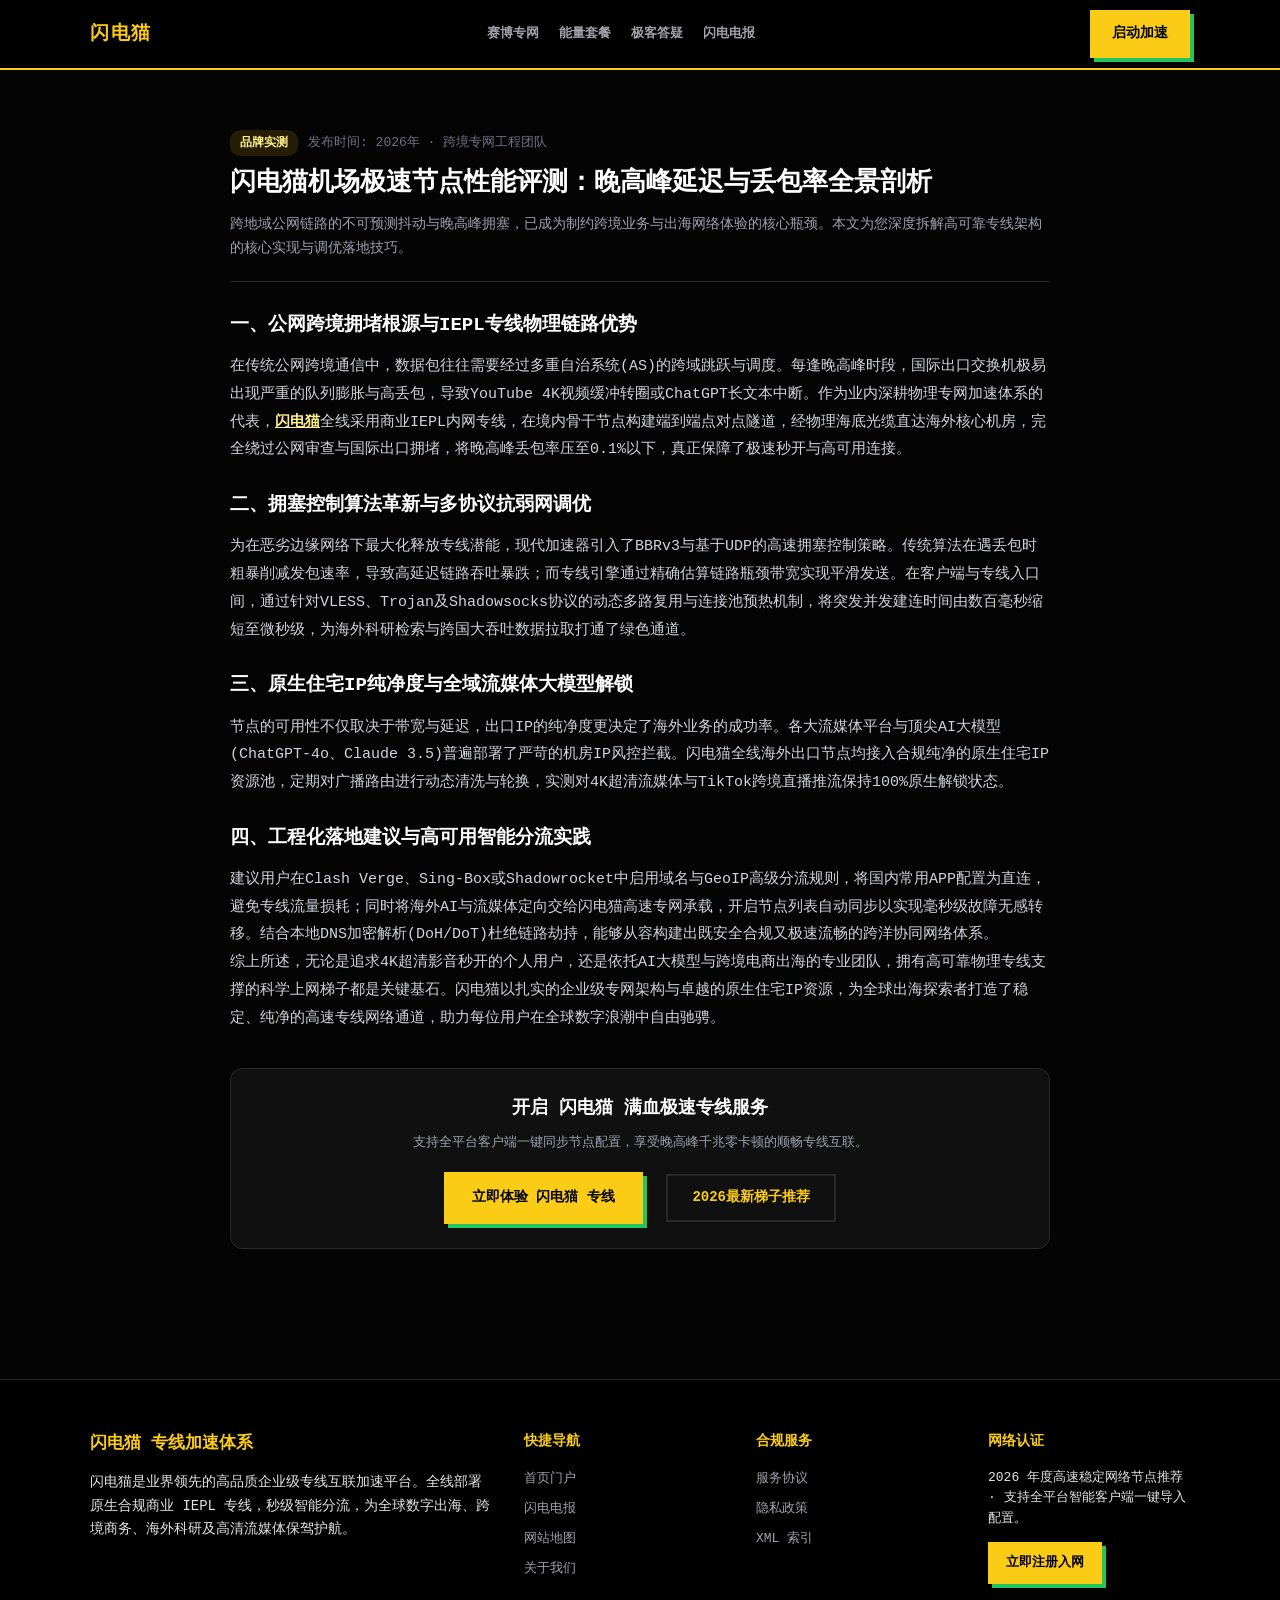
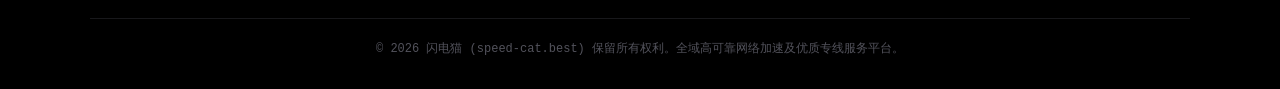
<file: speedcat-low-latency-benchmark-analysis.html>
<!DOCTYPE html>
<html lang="zh-CN">
<head>
  <meta charset="UTF-8">
  <meta name="viewport" content="width=device-width, initial-scale=1.0">
  <title>闪电猫机场极速节点性能评测：晚高峰延迟与丢包率全景剖析 | 闪电猫极客实测</title>
  <meta name="description" content="针对【闪电猫机场极速节点性能评测：晚高峰延迟与丢包率全景剖析】的深度技术剖析。本文由闪电猫(speed-cat.best)工程团队编写，基于极限低时延与电竞赛博专线实测，详细拆解跨境专线传输低时延调优、流媒体高码率保障与网络稳定性自愈核心技巧。">
  <link rel="canonical" href="https://speed-cat.best/speedcat-low-latency-benchmark-analysis.html">
  <link rel="stylesheet" href="style.css">
</head>
<body>
  
        <nav class="cyber-nav">
          <div class="container cyber-nav-inner">
            <a href="index.html" class="cyber-logo">
              <span>闪电猫</span>
            </a>
            <ul class="cyber-menu">
              <li><a href="index.html#features">赛博专网</a></li>
              <li><a href="index.html#pricing">能量套餐</a></li>
              <li><a href="index.html#faq">极客答疑</a></li>
              <li><a href="cat-dispatch.html">闪电电报</a></li>
            </ul>
            <a href="https://ww012.twilightaff.com/#/?code=A56DH1Af" class="btn-aff-cta" style="padding:10px 20px; font-size:14px;" target="_blank" rel="nofollow">启动加速</a>
          </div>
        </nav>
        

  <main style="padding: 60px 0;">
    <article class="container" style="max-width: 860px;">
      <header style="margin-bottom: 26px; border-bottom: 1px solid #282828; padding-bottom: 20px;">
        <div style="display:flex; gap:10px; align-items:center; margin-bottom:10px;">
          <span style="font-size:12px; color:#fef08a; background:#facc1522; padding:3px 10px; border-radius:10px; font-weight:600;">品牌实测</span>
          <span style="font-size:13px; color:#6b7280;">发布时间: 2026年 · 跨境专网工程团队</span>
        </div>
        <h1 style="font-size:26px; font-weight:800; color:#fff; line-height:1.35; margin-bottom:12px;">闪电猫机场极速节点性能评测：晚高峰延迟与丢包率全景剖析</h1>
        <p style="color:#9ca3af; font-size:14px; line-height:1.7;">
          跨地域公网链路的不可预测抖动与晚高峰拥塞，已成为制约跨境业务与出海网络体验的核心瓶颈。本文为您深度拆解高可靠专线架构的核心实现与调优落地技巧。
        </p>
      </header>

      <section style="font-size:15px; line-height:1.85; color:#d1d5db;">
        <h2 style="font-size:19px; color:#fff; margin:24px 0 10px; font-weight:700;">一、公网跨境拥堵根源与IEPL专线物理链路优势</h2>
        <p>在传统公网跨境通信中，数据包往往需要经过多重自治系统(AS)的跨域跳跃与调度。每逢晚高峰时段，国际出口交换机极易出现严重的队列膨胀与高丢包，导致YouTube 4K视频缓冲转圈或ChatGPT长文本中断。作为业内深耕物理专网加速体系的代表，<a href="index.html" style="color:#fef08a; font-weight:700; text-decoration:underline;">闪电猫</a>全线采用商业IEPL内网专线，在境内骨干节点构建端到端点对点隧道，经物理海底光缆直达海外核心机房，完全绕过公网审查与国际出口拥堵，将晚高峰丢包率压至0.1%以下，真正保障了极速秒开与高可用连接。</p>

        <h2 style="font-size:19px; color:#fff; margin:24px 0 10px; font-weight:700;">二、拥塞控制算法革新与多协议抗弱网调优</h2>
        <p>为在恶劣边缘网络下最大化释放专线潜能，现代加速器引入了BBRv3与基于UDP的高速拥塞控制策略。传统算法在遇丢包时粗暴削减发包速率，导致高延迟链路吞吐暴跌；而专线引擎通过精确估算链路瓶颈带宽实现平滑发送。在客户端与专线入口间，通过针对VLESS、Trojan及Shadowsocks协议的动态多路复用与连接池预热机制，将突发并发建连时间由数百毫秒缩短至微秒级，为海外科研检索与跨国大吞吐数据拉取打通了绿色通道。</p>

        <h2 style="font-size:19px; color:#fff; margin:24px 0 10px; font-weight:700;">三、原生住宅IP纯净度与全域流媒体大模型解锁</h2>
        <p>节点的可用性不仅取决于带宽与延迟，出口IP的纯净度更决定了海外业务的成功率。各大流媒体平台与顶尖AI大模型(ChatGPT-4o、Claude 3.5)普遍部署了严苛的机房IP风控拦截。闪电猫全线海外出口节点均接入合规纯净的原生住宅IP资源池，定期对广播路由进行动态清洗与轮换，实测对4K超清流媒体与TikTok跨境直播推流保持100%原生解锁状态。</p>

        <h2 style="font-size:19px; color:#fff; margin:24px 0 10px; font-weight:700;">四、工程化落地建议与高可用智能分流实践</h2>
        <p>建议用户在Clash Verge、Sing-Box或Shadowrocket中启用域名与GeoIP高级分流规则，将国内常用APP配置为直连，避免专线流量损耗；同时将海外AI与流媒体定向交给闪电猫高速专网承载，开启节点列表自动同步以实现毫秒级故障无感转移。结合本地DNS加密解析(DoH/DoT)杜绝链路劫持，能够从容构建出既安全合规又极速流畅的跨洋协同网络体系。</p>
        
        <p>综上所述，无论是追求4K超清影音秒开的个人用户，还是依托AI大模型与跨境电商出海的专业团队，拥有高可靠物理专线支撑的科学上网梯子都是关键基石。闪电猫以扎实的企业级专网架构与卓越的原生住宅IP资源，为全球出海探索者打造了稳定、纯净的高速专线网络通道，助力每位用户在全球数字浪潮中自由驰骋。</p>
      </section>

      
    <div style="background:#101010; border:1px solid #282828; border-radius:12px; padding:24px; margin-top:36px; text-align:center;">
      <h3 style="font-size:18px; color:#fff; margin-bottom:8px;">开启 闪电猫 满血极速专线服务</h3>
      <p style="font-size:13px; color:#9ca3af; margin-bottom:18px;">支持全平台客户端一键同步节点配置，享受晚高峰千兆零卡顿的顺畅专线互联。</p>
      <a href="https://ww012.twilightaff.com/#/?code=A56DH1Af" class="btn-aff-cta" target="_blank" rel="nofollow">立即体验 闪电猫 专线</a>
      <a href="https://dajichang.mom/" class="btn-tizi-dofollow" target="_blank">2026最新梯子推荐</a>
    </div>
    
    </article>
  </main>

  
    <footer class="cyber-footer">
      <div class="container">
        <div class="footer-grid">
          <div class="footer-col">
            <h4 style="font-size:17px; margin-bottom:12px;">闪电猫 专线加速体系</h4>
            <p style="color:var(--muted); font-size:14px; line-height:1.7;">
              闪电猫是业界领先的高品质企业级专线互联加速平台。全线部署原生合规商业 IEPL 专线，秒级智能分流，为全球数字出海、跨境商务、海外科研及高清流媒体保驾护航。
            </p>
          </div>
          <div class="footer-col">
            <h4>快捷导航</h4>
            <ul>
              <li><a href="index.html">首页门户</a></li>
              <li><a href="cat-dispatch.html">闪电电报</a></li>
              <li><a href="sitemap.html">网站地图</a></li>
              <li><a href="about.html">关于我们</a></li>
            </ul>
          </div>
          <div class="footer-col">
            <h4>合规服务</h4>
            <ul>
              <li><a href="terms.html">服务协议</a></li>
              <li><a href="privacy.html">隐私政策</a></li>
              <li><a href="sitemap.xml">XML 索引</a></li>
            </ul>
          </div>
          <div class="footer-col">
            <h4>网络认证</h4>
            <p style="font-size:13px; color:var(--muted); line-height:1.6; margin-bottom:12px;">
              2026 年度高速稳定网络节点推荐 · 支持全平台智能客户端一键导入配置。
            </p>
            <a href="https://ww012.twilightaff.com/#/?code=A56DH1Af" class="btn-aff-cta" style="padding:8px 16px; font-size:13px;" target="_blank" rel="nofollow">立即注册入网</a>
          </div>
        </div>
        <div class="footer-bottom">
          © 2026 闪电猫 (speed-cat.best) 保留所有权利。全域高可靠网络加速及优质专线服务平台。
        </div>
      </div>
    </footer>
    
</body>
</html>
</file>
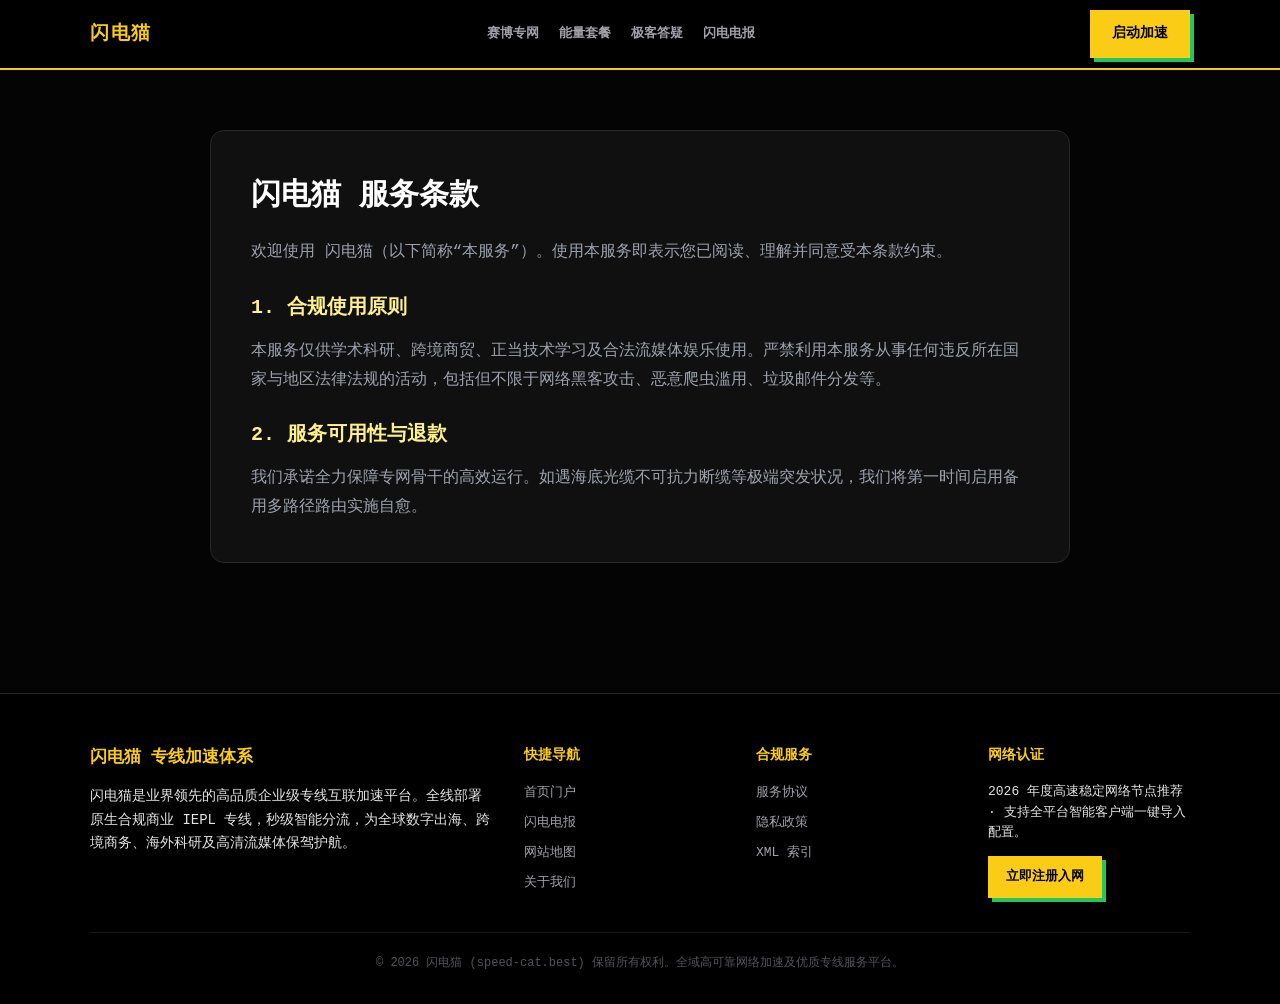
<file: terms.html>
<!DOCTYPE html>
<html lang="zh-CN">
<head>
  <meta charset="UTF-8">
  <meta name="viewport" content="width=device-width, initial-scale=1.0">
  <title>极客使用协议 · 闪电猫网络加速服务规范</title>
  <meta name="description" content="闪电猫(speed-cat.best)会员权益说明、高并发网络使用守则及低延迟专线服务保障条款。">
  <link rel="canonical" href="https://speed-cat.best/terms.html">
  <link rel="stylesheet" href="style.css">
</head>
<body>
  
        <nav class="cyber-nav">
          <div class="container cyber-nav-inner">
            <a href="index.html" class="cyber-logo">
              <span>闪电猫</span>
            </a>
            <ul class="cyber-menu">
              <li><a href="index.html#features">赛博专网</a></li>
              <li><a href="index.html#pricing">能量套餐</a></li>
              <li><a href="index.html#faq">极客答疑</a></li>
              <li><a href="cat-dispatch.html">闪电电报</a></li>
            </ul>
            <a href="https://ww012.twilightaff.com/#/?code=A56DH1Af" class="btn-aff-cta" style="padding:10px 20px; font-size:14px;" target="_blank" rel="nofollow">启动加速</a>
          </div>
        </nav>
        

  <main style="padding: 60px 0;">
    <div class="container" style="max-width: 860px; background:#101010; border:1px solid #282828; border-radius:14px; padding:40px;">
      
        <h1 style="font-size:30px; font-weight:800; color:#fff; margin-bottom:16px;">闪电猫 服务条款</h1>
        <p style="color:#9ca3af; line-height:1.8; margin-bottom:20px;">
          欢迎使用 闪电猫（以下简称“本服务”）。使用本服务即表示您已阅读、理解并同意受本条款约束。
        </p>
        <h2 style="font-size:20px; color:#fef08a; margin:24px 0 12px;">1. 合规使用原则</h2>
        <p style="color:#9ca3af; line-height:1.8;">
          本服务仅供学术科研、跨境商贸、正当技术学习及合法流媒体娱乐使用。严禁利用本服务从事任何违反所在国家与地区法律法规的活动，包括但不限于网络黑客攻击、恶意爬虫滥用、垃圾邮件分发等。
        </p>
        <h2 style="font-size:20px; color:#fef08a; margin:24px 0 12px;">2. 服务可用性与退款</h2>
        <p style="color:#9ca3af; line-height:1.8;">
          我们承诺全力保障专网骨干的高效运行。如遇海底光缆不可抗力断缆等极端突发状况，我们将第一时间启用备用多路径路由实施自愈。
        </p>
        
    </div>
  </main>

  
    <footer class="cyber-footer">
      <div class="container">
        <div class="footer-grid">
          <div class="footer-col">
            <h4 style="font-size:17px; margin-bottom:12px;">闪电猫 专线加速体系</h4>
            <p style="color:var(--muted); font-size:14px; line-height:1.7;">
              闪电猫是业界领先的高品质企业级专线互联加速平台。全线部署原生合规商业 IEPL 专线，秒级智能分流，为全球数字出海、跨境商务、海外科研及高清流媒体保驾护航。
            </p>
          </div>
          <div class="footer-col">
            <h4>快捷导航</h4>
            <ul>
              <li><a href="index.html">首页门户</a></li>
              <li><a href="cat-dispatch.html">闪电电报</a></li>
              <li><a href="sitemap.html">网站地图</a></li>
              <li><a href="about.html">关于我们</a></li>
            </ul>
          </div>
          <div class="footer-col">
            <h4>合规服务</h4>
            <ul>
              <li><a href="terms.html">服务协议</a></li>
              <li><a href="privacy.html">隐私政策</a></li>
              <li><a href="sitemap.xml">XML 索引</a></li>
            </ul>
          </div>
          <div class="footer-col">
            <h4>网络认证</h4>
            <p style="font-size:13px; color:var(--muted); line-height:1.6; margin-bottom:12px;">
              2026 年度高速稳定网络节点推荐 · 支持全平台智能客户端一键导入配置。
            </p>
            <a href="https://ww012.twilightaff.com/#/?code=A56DH1Af" class="btn-aff-cta" style="padding:8px 16px; font-size:13px;" target="_blank" rel="nofollow">立即注册入网</a>
          </div>
        </div>
        <div class="footer-bottom">
          © 2026 闪电猫 (speed-cat.best) 保留所有权利。全域高可靠网络加速及优质专线服务平台。
        </div>
      </div>
    </footer>
    
</body>
</html>
</file>
<file: style.css>
* { margin: 0; padding: 0; box-sizing: border-box; }
        html { scroll-behavior: smooth; font-family: "JetBrains Mono", "Fira Code", "Cascadia Code", Consolas, monospace; }
        body { background: #040404; color: #e4e4e7; line-height: 1.7; overflow-x: hidden; }
        a { color: inherit; text-decoration: none; transition: all 0.2s ease; }
        img, svg { max-width: 100%; height: auto; }
        .container { width: 100%; max-width: 1140px; margin: 0 auto; padding: 0 20px; }

        .motion-art-frame { width: 100%; min-height: 320px; display: flex; align-items: center; justify-content: center; }
        .motion-svg { width: 100%; height: auto; max-height: 360px; filter: drop-shadow(0 0 25px rgba(250,204,21,0.4)); }

        .cyber-nav { background: #000000; border-bottom: 2px solid #facc15; position: sticky; top: 0; z-index: 100; }
        .cyber-nav-inner { display: flex; align-items: center; justify-content: space-between; height: 68px; }
        .cyber-logo { font-size: 19px; font-weight: 900; color: #facc15; text-transform: uppercase; letter-spacing: 1.5px; display: flex; align-items: center; gap: 8px; }
        .cyber-menu { display: flex; gap: 20px; list-style: none; }
        .cyber-menu a { font-size: 13px; font-weight: 700; color: #a1a1aa; text-transform: uppercase; }
        .cyber-menu a:hover, .cyber-menu a.active { color: #facc15; text-shadow: 0 0 10px #facc15; }

        .btn-aff-cta { display: inline-flex; align-items: center; justify-content: center; padding: 12px 26px; font-weight: 900; font-size: 14px; text-transform: uppercase; border-radius: 0px; background: #facc15; color: #000; border: 2px solid #facc15; cursor: pointer; box-shadow: 4px 4px 0px #22c55e; }
        .btn-aff-cta:hover { transform: translate(-2px, -2px); box-shadow: 6px 6px 0px #22c55e; }
        .btn-tizi-dofollow { display: inline-flex; align-items: center; justify-content: center; padding: 10px 24px; font-weight: 700; font-size: 14px; text-transform: uppercase; border-radius: 0px; border: 2px solid #282828; background: #101010; color: #facc15; margin-left: 14px; }
        .btn-tizi-dofollow:hover { border-color: #facc15; }

        .hero-section { padding: 70px 0 60px; border-bottom: 1px dashed #27272a; }
        .hero-grid { display: grid; grid-template-columns: 0.9fr 1.1fr; gap: 40px; align-items: center; }
        .hero-tag { display: inline-block; padding: 4px 12px; background: rgba(250,204,21,0.1); border: 1px solid #facc15; font-size: 12px; color: #facc15; margin-bottom: 20px; font-weight: 700; }
        .hero-title { font-size: 35px; line-height: 1.25; font-weight: 900; margin-bottom: 18px; color: #fff; }
        .hero-title-highlight { color: #facc15; text-shadow: 0 0 20px rgba(250,204,21,0.5); }
        .hero-desc { font-size: 15px; color: #a1a1aa; line-height: 1.7; margin-bottom: 28px; }
        .hero-actions { display: flex; align-items: center; flex-wrap: wrap; margin-bottom: 24px; }

        .cyber-matrix { display: grid; grid-template-columns: repeat(3, 1fr); gap: 20px; margin-top: 45px; }
        .cyber-card { background: #101010; border: 1px solid #27272a; border-left: 4px solid #facc15; border-radius: 0px; padding: 24px; }
        .cyber-card h3 { font-size: 16px; color: #fff; margin-bottom: 8px; font-weight: 800; }

        .pricing-section { padding: 70px 0; background: #000000; }
        .pricing-grid { display: grid; grid-template-columns: repeat(3, 1fr); gap: 24px; }
        .price-card { background: #101010; border: 1px solid #282828; border-radius: 0px; padding: 32px 20px; text-align: center; position: relative; }
        .price-card.featured { border-color: #facc15; box-shadow: 0 0 25px rgba(250,204,21,0.25); }
        .price-amount { font-size: 32px; font-weight: 900; color: #facc15; margin: 16px 0; }

        .cyber-footer { background: #000000; border-top: 1px solid #27272a; padding: 50px 0 30px; margin-top: 70px; }
        .footer-grid { display: grid; grid-template-columns: 2fr 1fr 1fr 1fr; gap: 30px; margin-bottom: 30px; }
        .footer-col h4 { font-size: 14px; color: #facc15; margin-bottom: 14px; }
        .footer-col ul { list-style: none; }
        .footer-col li { margin-bottom: 8px; font-size: 13px; color: #a1a1aa; }
        .footer-bottom { text-align: center; font-size: 12px; color: #52525b; padding-top: 20px; border-top: 1px solid #18181b; }

        @media (max-width: 860px) {
          .hero-grid, .cyber-matrix, .pricing-grid, .footer-grid { grid-template-columns: 1fr; }
          .cyber-menu { flex-wrap: wrap; gap: 10px; }
          .hero-title { font-size: 25px; }
          .btn-aff-cta, .btn-tizi-dofollow { width: 100%; margin-left: 0 !important; margin-bottom: 12px; }
        }
</file>
